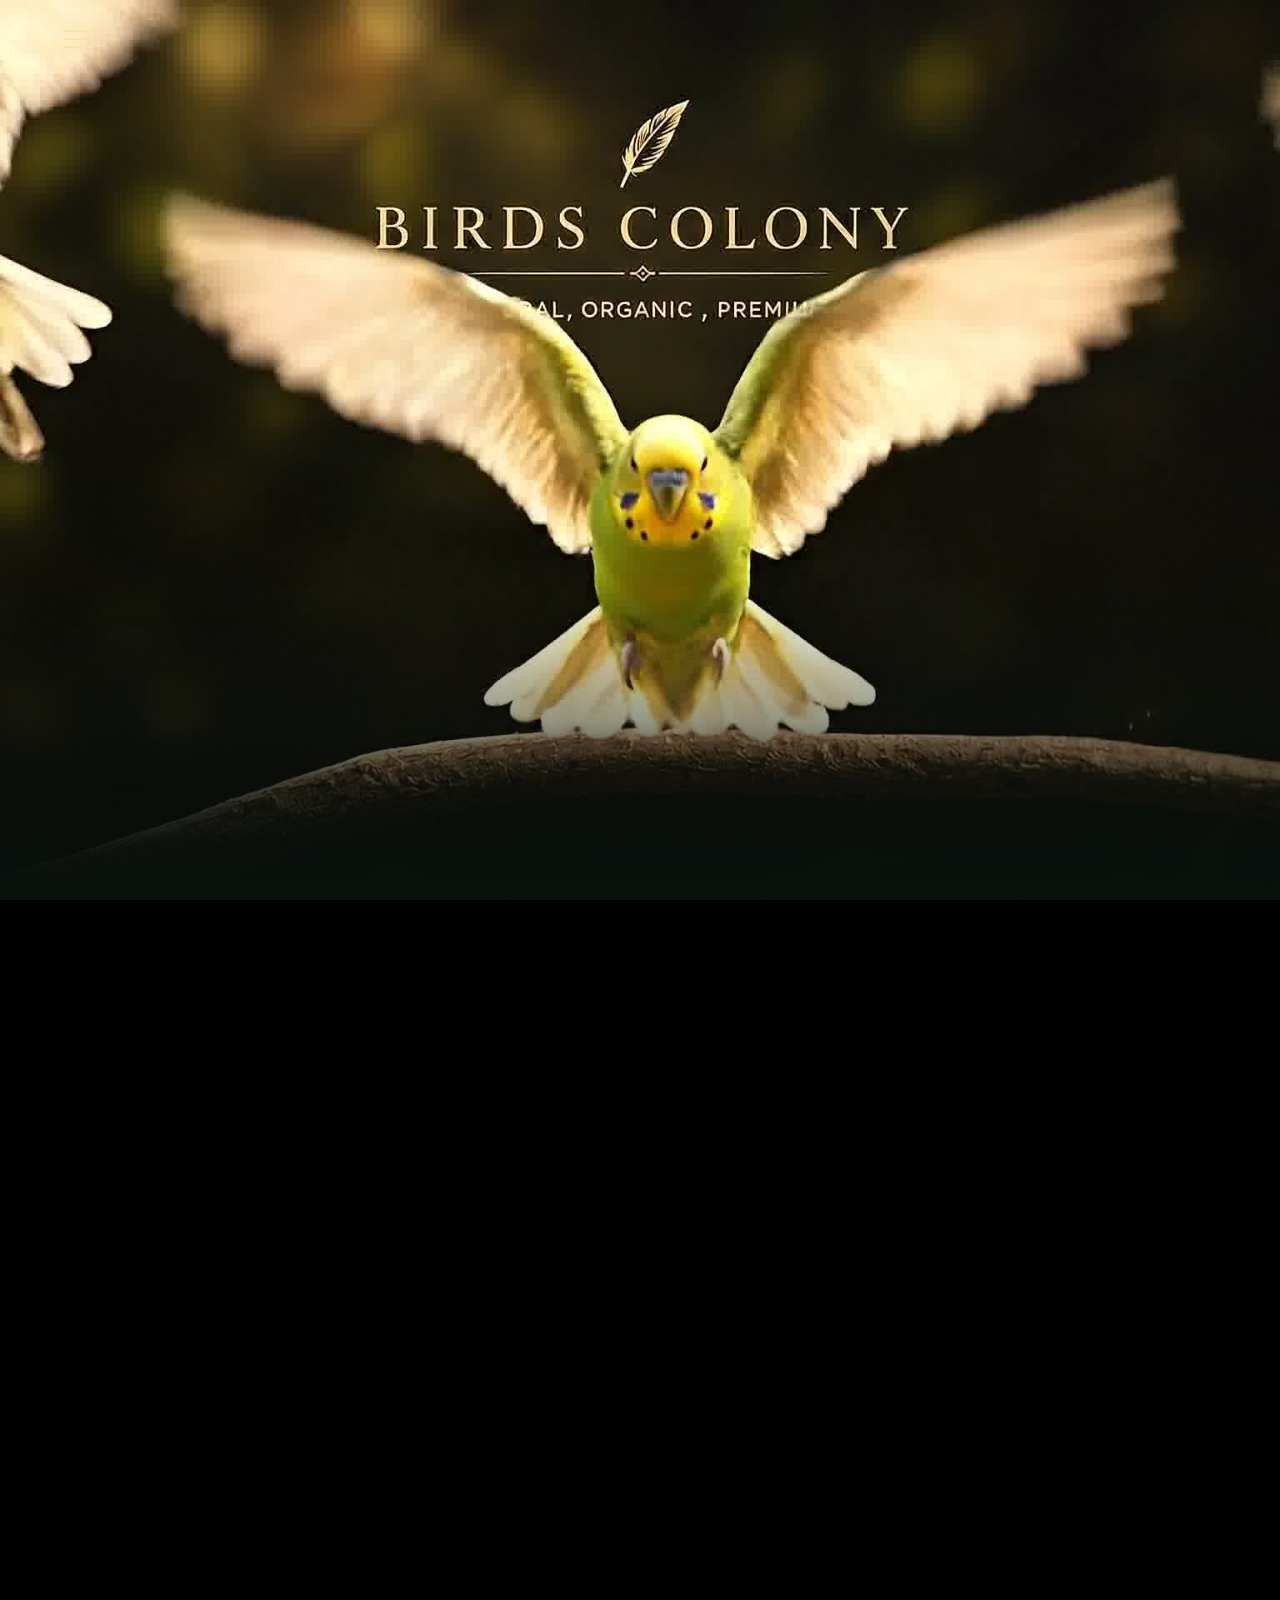
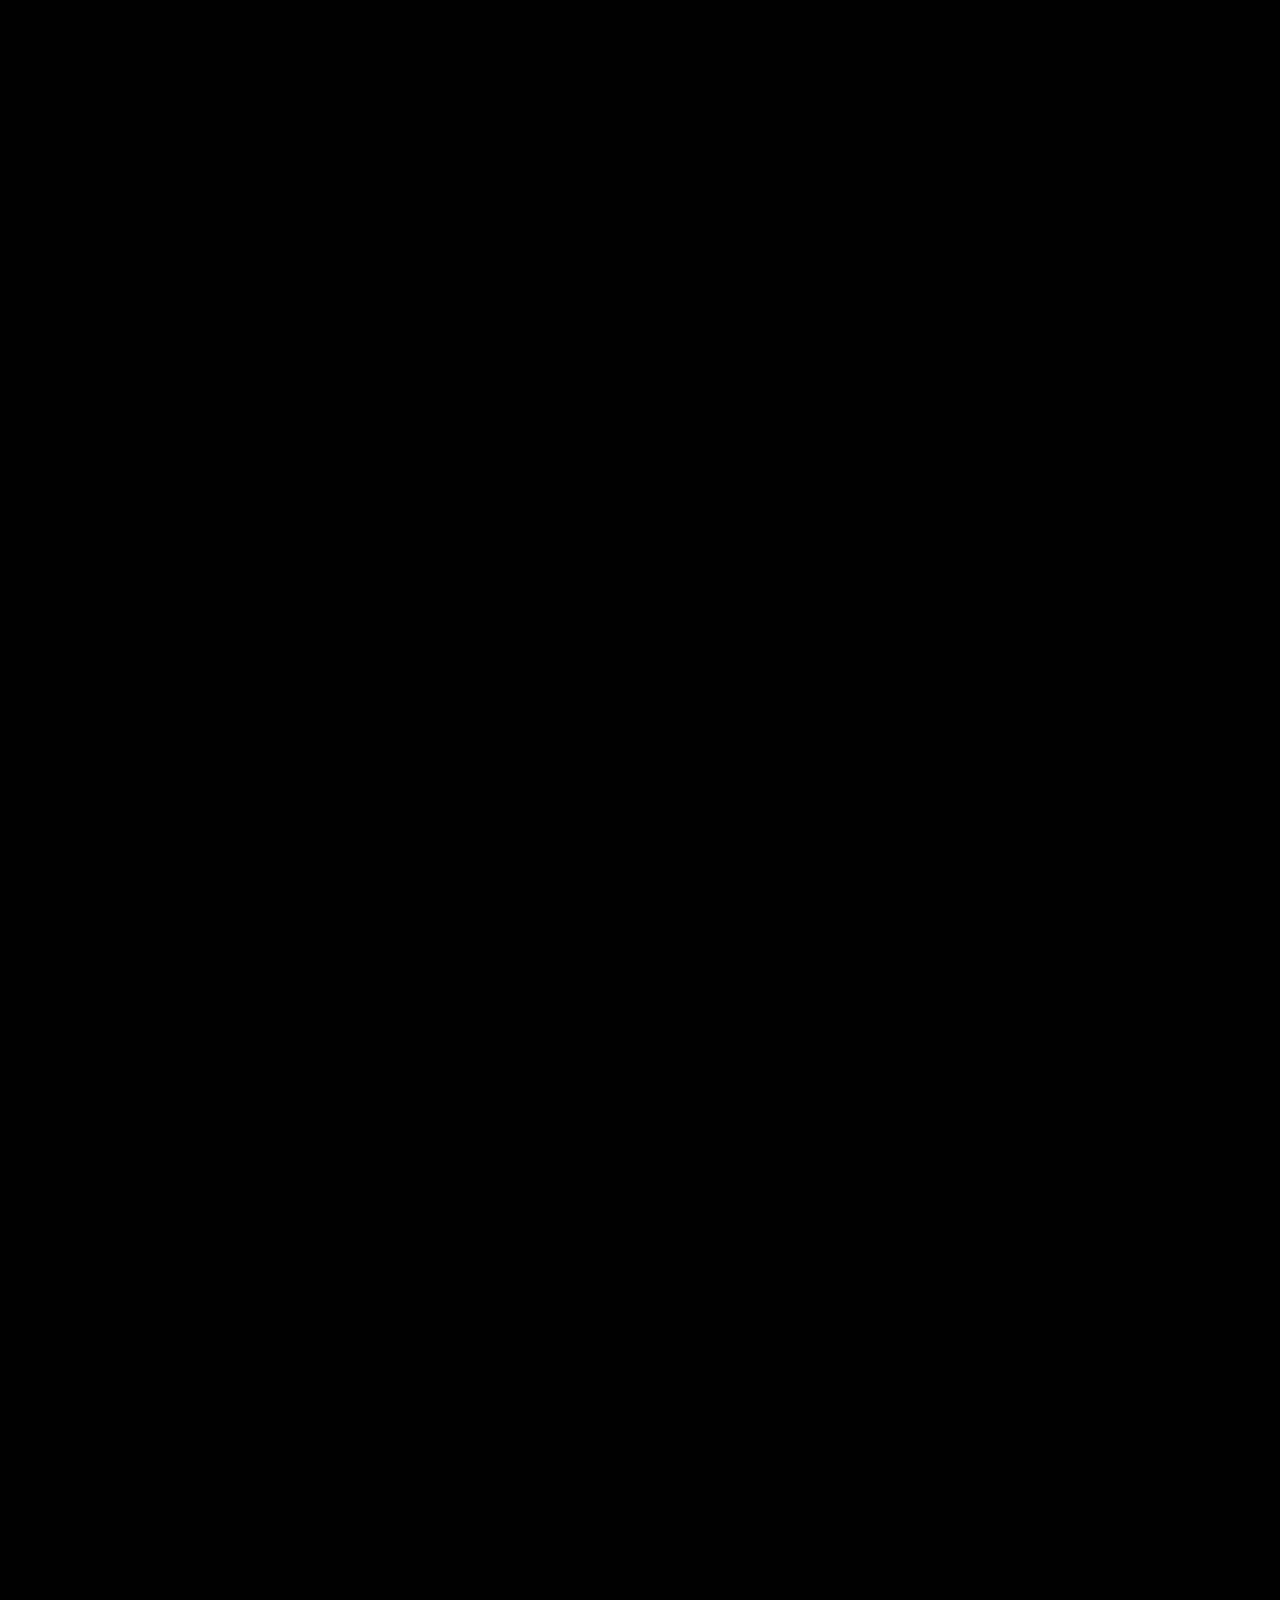
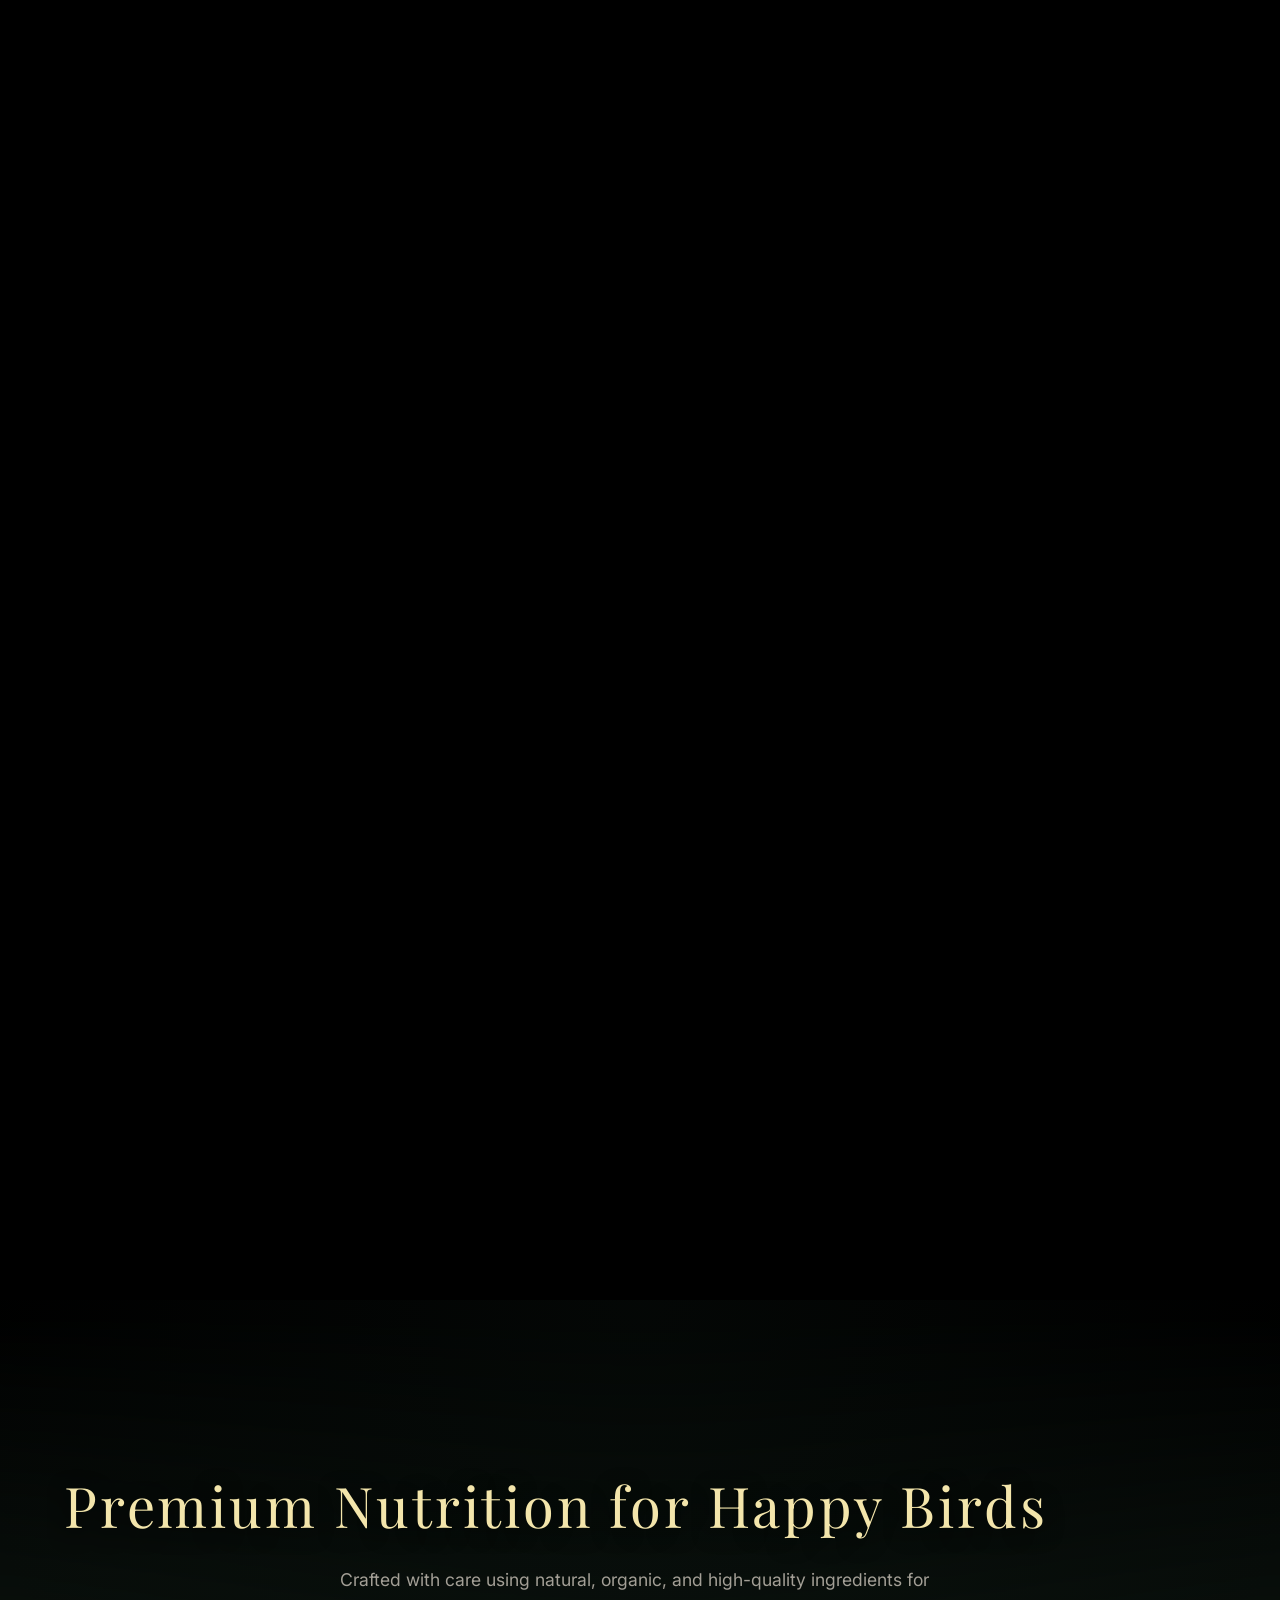
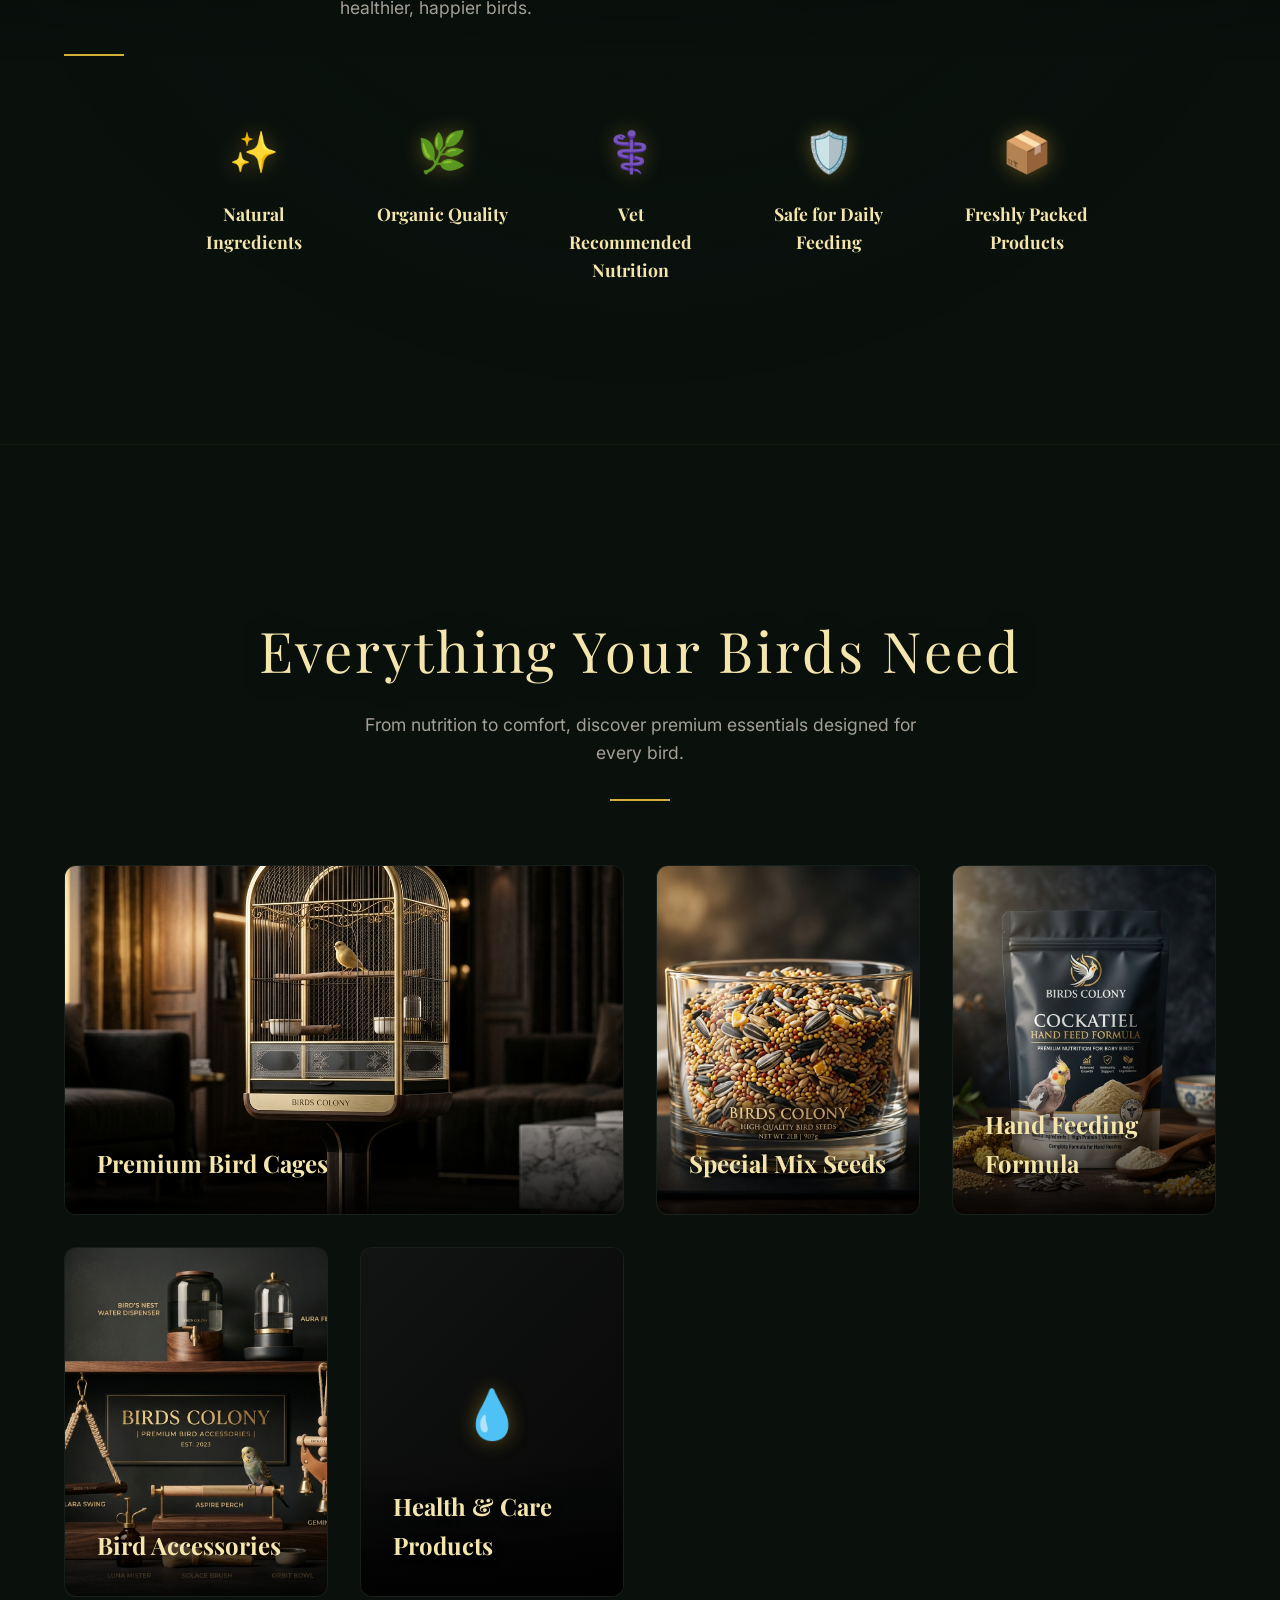
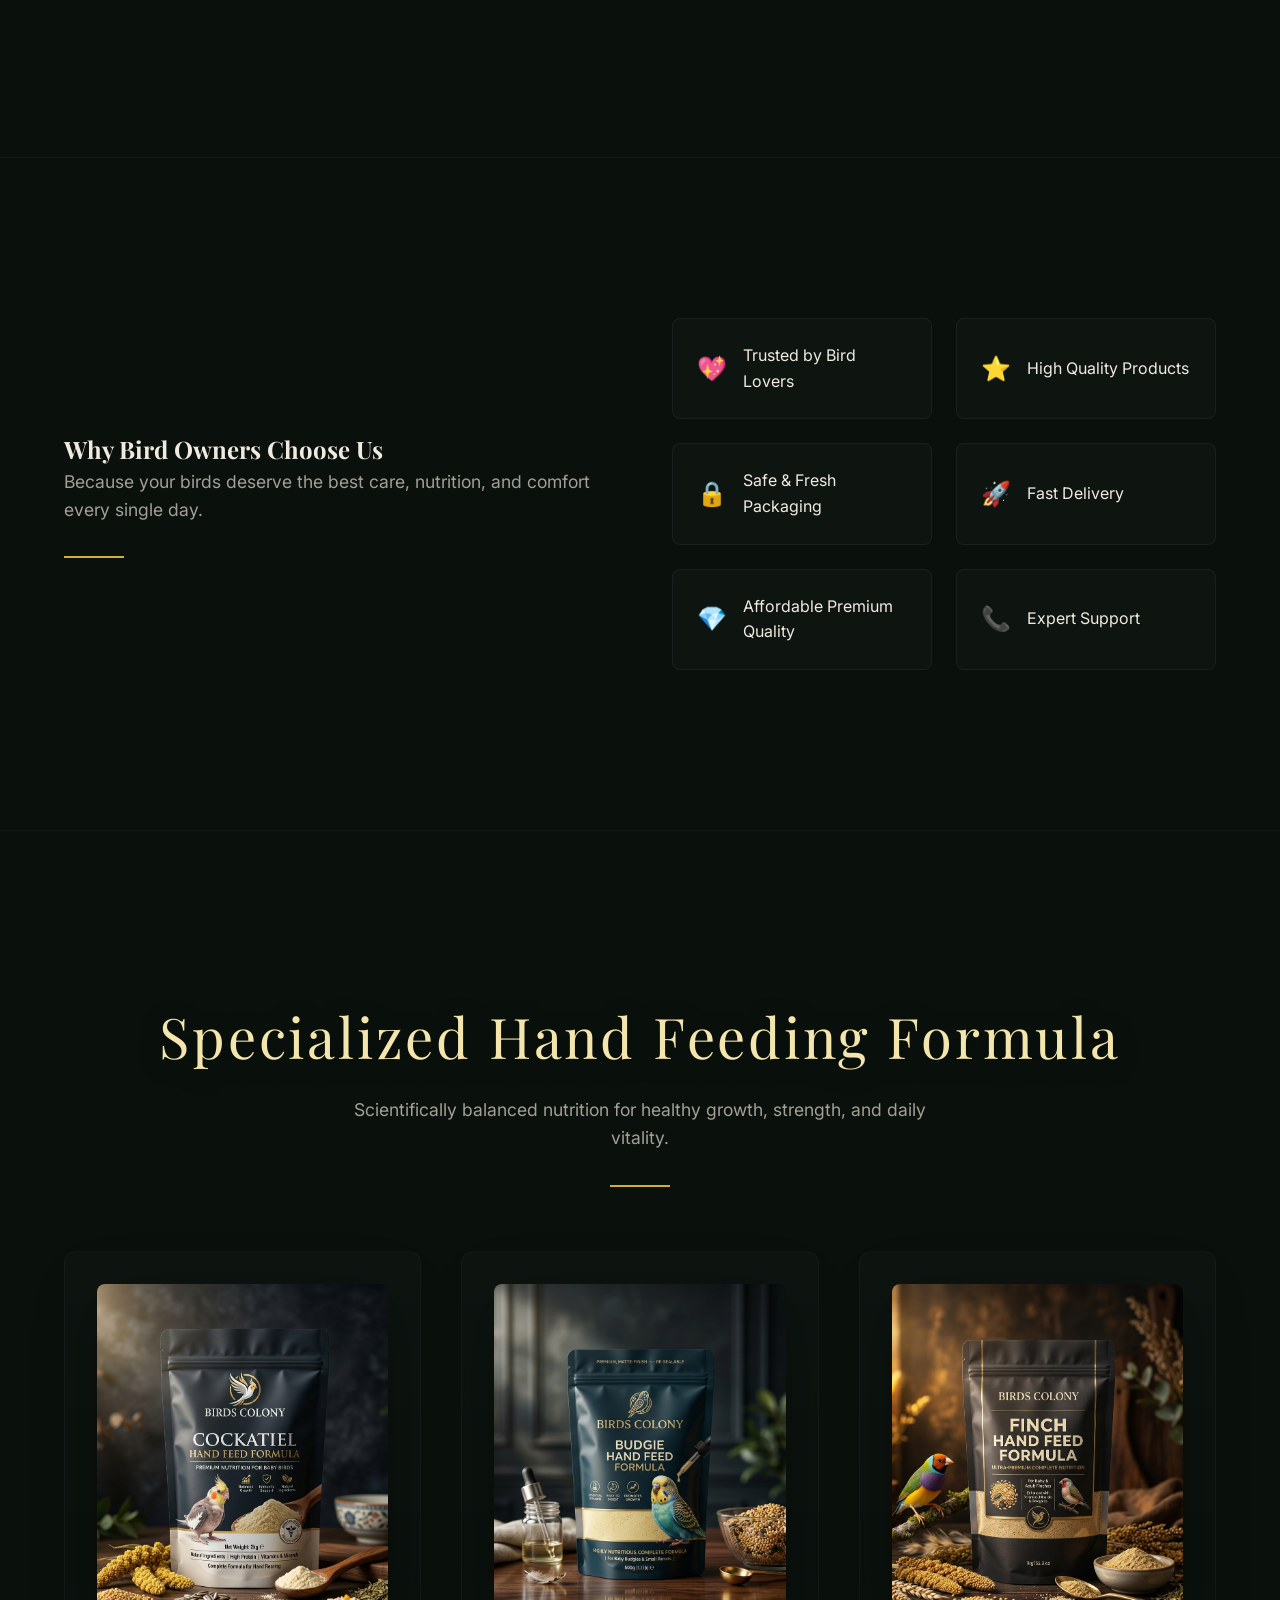
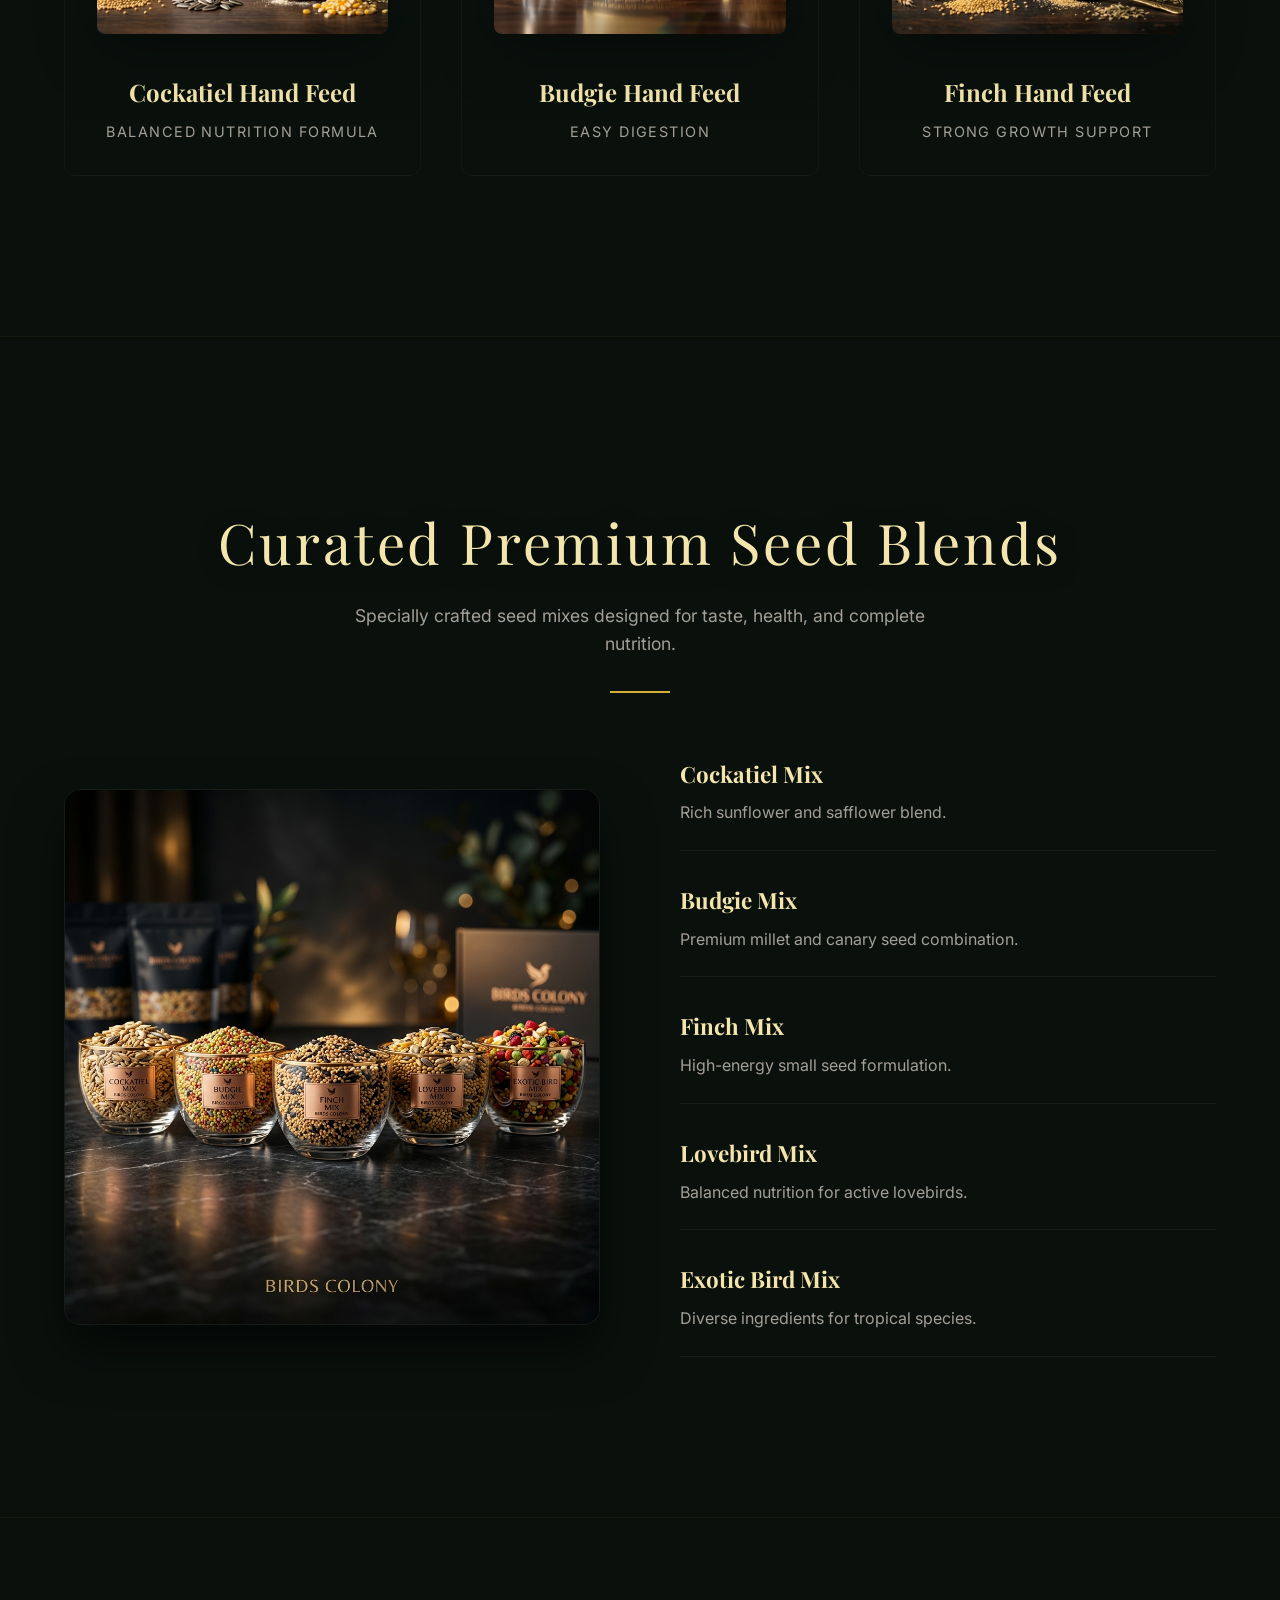
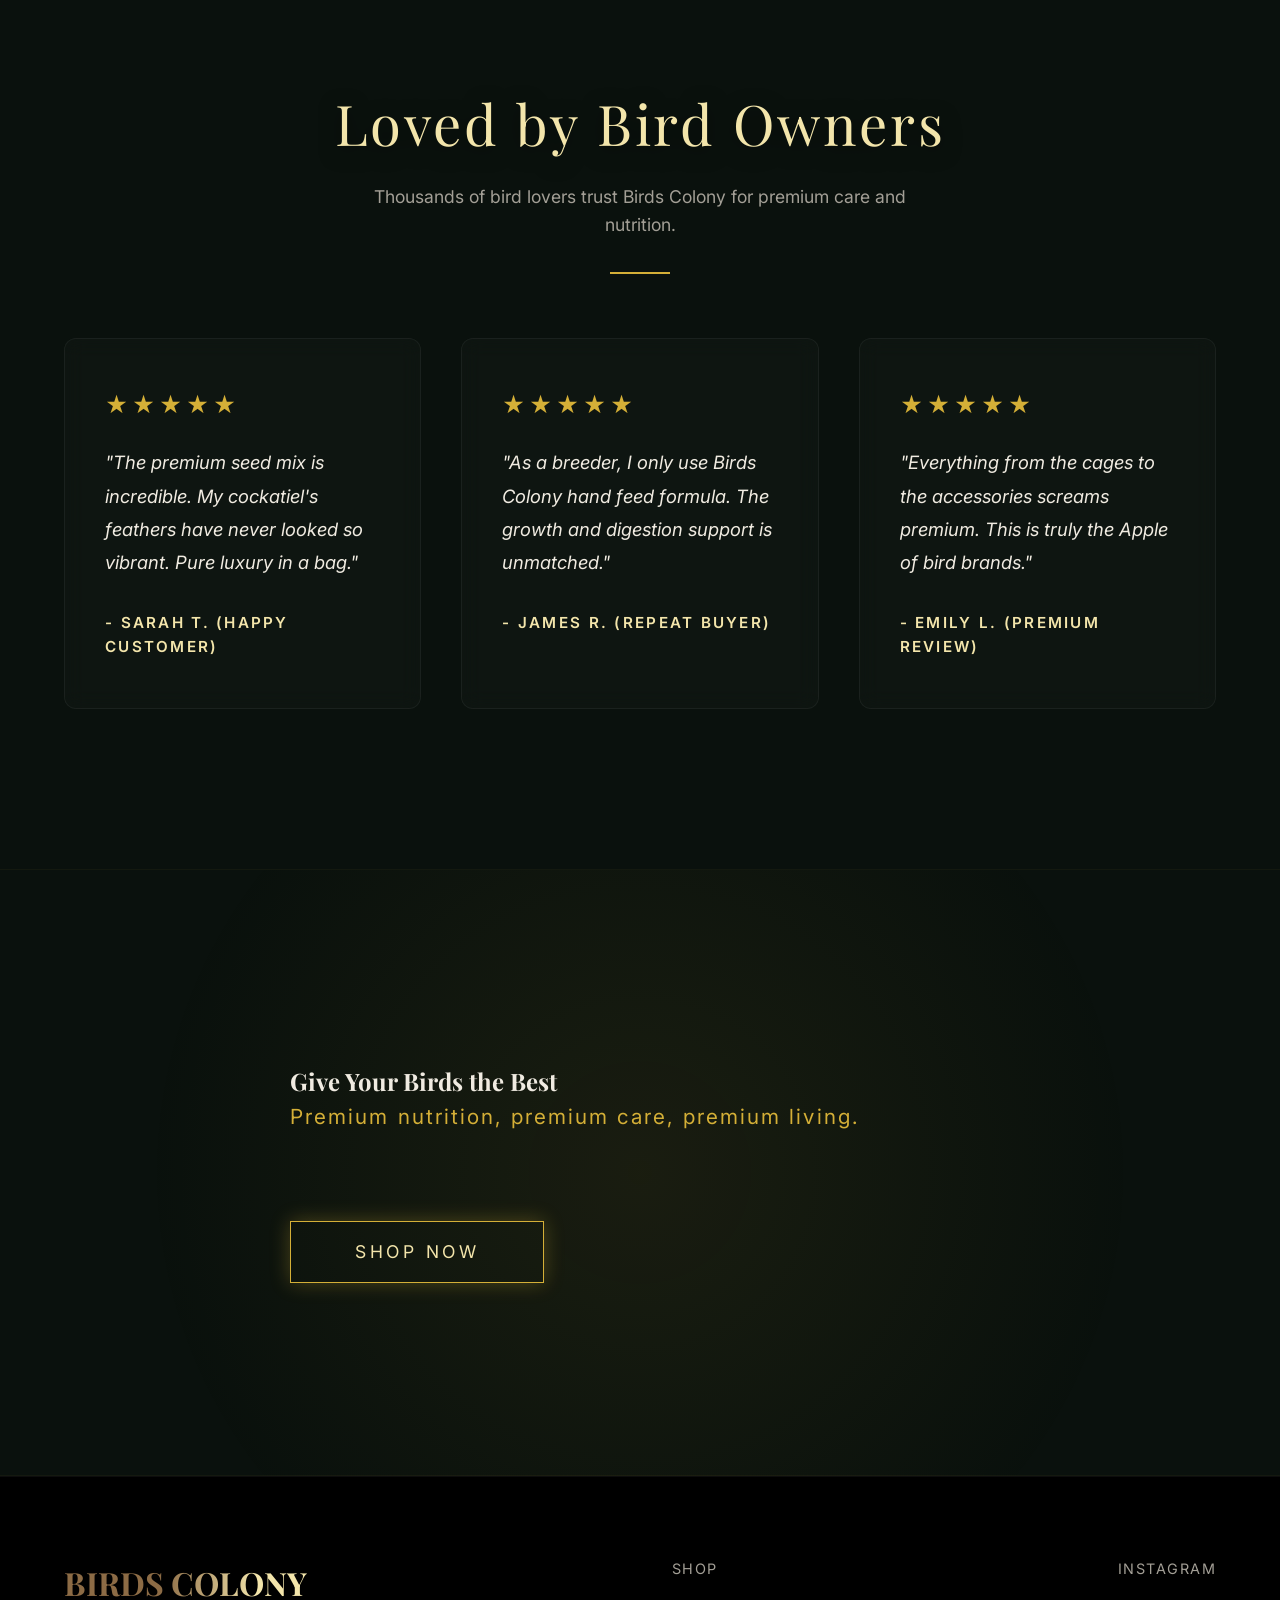
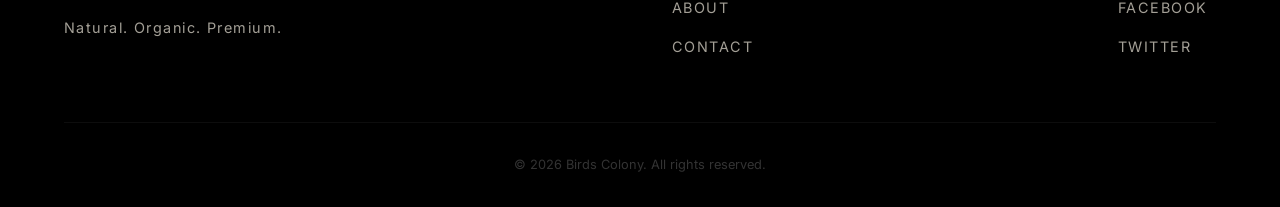
<file: index.html>
<!DOCTYPE html>
<html lang="en">
<head>
    <meta charset="UTF-8">
    <meta name="viewport" content="width=device-width, initial-scale=1.0">
    <title>BIRDS COLONY | Premium Bird Nutrition</title>
    <meta name="description" content="Premium bird nutrition crafted for excellence. Nature. Luxury. Purity.">
    <link rel="preconnect" href="https://fonts.googleapis.com">
    <link rel="preconnect" href="https://fonts.gstatic.com" crossorigin>
    <link href="https://fonts.googleapis.com/css2?family=Inter:wght@300;400;600&family=Playfair+Display:ital,wght@0,400;0,600;0,700;1,400&display=swap" rel="stylesheet">
    <link rel="stylesheet" href="style.css">
</head>
<body>
    <div class="loader" id="loader">
        <div class="loader-content">
            <h1 class="logo-text golden-shimmer">BIRDS COLONY</h1>
            <div class="progress-bar-container">
                <div class="progress-bar" id="progress-bar"></div>
            </div>
            <p class="loading-text" id="loading-text">Loading 0%</p>
        </div>
    </div>

    <!-- Hamburger Menu Icon -->
    <div class="hamburger" id="hamburger">
        <div class="line"></div>
        <div class="line"></div>
        <div class="line"></div>
    </div>

    <!-- Sidebar Navigation -->
    <nav class="sidebar" id="sidebar">
        <div class="sidebar-logo golden-shimmer">BIRDS COLONY</div>
        <div class="sidebar-links">
            <a href="#products" class="sidebar-link">Products</a>
            <a href="#ingredients" class="sidebar-link">Ingredients</a>
            <a href="#story" class="sidebar-link">Our Story</a>
            <a href="#contact" class="sidebar-cta">Explore</a>
        </div>
    </nav>

    <!-- Fixed Ambient Background (Revealed after hero) -->
    <div class="ambient-fixed-bg">
        <div class="bg-glows"></div>
        <div class="bg-leaves"></div>
        <div class="bg-blur-overlay"></div>
        <div class="bg-feathers"></div>
        <div class="bg-dust"></div>
        <div class="bg-noise"></div>
    </div>

    <!-- Scroll-based Hero Animation Section -->
    <section class="hero-container" id="hero-container">
        <div class="sticky-wrapper">
            <canvas id="hero-canvas"></canvas>
            
            <div class="hero-overlay-text text-overlay-2" id="text-2">
                <a href="explore.html" class="cta-button" style="text-decoration:none;display:inline-block;">Explore Birds Colony</a>
            </div>
        </div>
    </section>

    <!-- Main Content below Hero -->
    <main class="content">
        <div class="content-fade-top"></div>

        <!-- Premium Quality Promise -->
        <section class="section quality-promise reveal" id="promise">
            <div class="container center">
                <div class="section-header">
                    <h2 class="playfair">Premium Nutrition for Happy Birds</h2>
                    <p class="subtext">Crafted with care using natural, organic, and high-quality ingredients for healthier, happier birds.</p>
                    <div class="divider"></div>
                </div>
                <div class="promise-grid">
                    <div class="promise-item">
                        <div class="promise-icon">✨</div>
                        <h4>Natural Ingredients</h4>
                    </div>
                    <div class="promise-item">
                        <div class="promise-icon">🌿</div>
                        <h4>Organic Quality</h4>
                    </div>
                    <div class="promise-item">
                        <div class="promise-icon">⚕️</div>
                        <h4>Vet Recommended Nutrition</h4>
                    </div>
                    <div class="promise-item">
                        <div class="promise-icon">🛡️</div>
                        <h4>Safe for Daily Feeding</h4>
                    </div>
                    <div class="promise-item">
                        <div class="promise-icon">📦</div>
                        <h4>Freshly Packed Products</h4>
                    </div>
                </div>
            </div>
        </section>

        <!-- Best Selling Categories -->
        <section class="section best-selling reveal" id="products">
            <div class="container">
                <div class="section-header center">
                    <h2 class="playfair">Everything Your Birds Need</h2>
                    <p class="subtext">From nutrition to comfort, discover premium essentials designed for every bird.</p>
                    <div class="divider"></div>
                </div>
                <div class="category-grid">
                    <div class="category-card card-large">
                        <img src="assets/products/cage.png" alt="Premium Bird Cages" class="category-img">
                        <div class="category-info">
                            <h3 class="playfair">Premium Bird Cages</h3>
                        </div>
                    </div>
                    <div class="category-card">
                        <img src="assets/products/seeds.png" alt="Special Mix Seeds" class="category-img">
                        <div class="category-info">
                            <h3 class="playfair">Special Mix Seeds</h3>
                        </div>
                    </div>
                    <div class="category-card">
                        <img src="assets/products/cockatiel_feed.png" alt="Hand Feeding Formula" class="category-img">
                        <div class="category-info">
                            <h3 class="playfair">Hand Feeding Formula</h3>
                        </div>
                    </div>
                    <div class="category-card">
                        <img src="assets/products/accessories.png" alt="Bird Accessories" class="category-img">
                        <div class="category-info">
                            <h3 class="playfair">Bird Accessories</h3>
                        </div>
                    </div>
                    <div class="category-card">
                        <div class="category-placeholder">
                            <div class="promise-icon" style="font-size: 3rem;">💧</div>
                        </div>
                        <div class="category-info">
                            <h3 class="playfair">Health & Care Products</h3>
                        </div>
                    </div>
                </div>
            </div>
        </section>

        <!-- Why Choose Birds Colony -->
        <section class="section why-choose-us reveal" id="why-us">
            <div class="container">
                <div class="why-choose-layout">
                    <div class="why-text">
                        <h2 class="playfair">Why Bird Owners Choose Us</h2>
                        <p class="subtext">Because your birds deserve the best care, nutrition, and comfort every single day.</p>
                        <div class="divider" style="margin: 0; margin-top: 2rem;"></div>
                    </div>
                    <div class="trust-badges-grid">
                        <div class="trust-badge">
                            <span class="badge-icon">💖</span>
                            <span>Trusted by Bird Lovers</span>
                        </div>
                        <div class="trust-badge">
                            <span class="badge-icon">⭐</span>
                            <span>High Quality Products</span>
                        </div>
                        <div class="trust-badge">
                            <span class="badge-icon">🔒</span>
                            <span>Safe & Fresh Packaging</span>
                        </div>
                        <div class="trust-badge">
                            <span class="badge-icon">🚀</span>
                            <span>Fast Delivery</span>
                        </div>
                        <div class="trust-badge">
                            <span class="badge-icon">💎</span>
                            <span>Affordable Premium Quality</span>
                        </div>
                        <div class="trust-badge">
                            <span class="badge-icon">📞</span>
                            <span>Expert Support</span>
                        </div>
                    </div>
                </div>
            </div>
        </section>

        <!-- Special Hand Feed Formula Section -->
        <section class="section hand-feed-section reveal" id="hand-feed">
            <div class="container">
                <div class="section-header center">
                    <h2 class="playfair">Specialized Hand Feeding Formula</h2>
                    <p class="subtext">Scientifically balanced nutrition for healthy growth, strength, and daily vitality.</p>
                    <div class="divider"></div>
                </div>
                
                <div class="hand-feed-showcase">
                    <div class="hf-card">
                        <img src="assets/products/cockatiel_feed.png" alt="Cockatiel Hand Feed" class="hf-img">
                        <h3 class="playfair">Cockatiel Hand Feed</h3>
                        <p>Balanced Nutrition Formula</p>
                    </div>
                    <div class="hf-card">
                        <img src="assets/products/budgie_feed.png" alt="Budgie Hand Feed" class="hf-img">
                        <h3 class="playfair">Budgie Hand Feed</h3>
                        <p>Easy Digestion</p>
                    </div>
                    <div class="hf-card">
                        <img src="assets/products/finch_feed.png" alt="Finch Hand Feed" class="hf-img">
                        <h3 class="playfair">Finch Hand Feed</h3>
                        <p>Strong Growth Support</p>
                    </div>
                </div>
            </div>
        </section>

        <!-- Premium Mix Seed Collection -->
        <section class="section mix-seed-section reveal" id="mix-seeds">
            <div class="container">
                <div class="section-header center">
                    <h2 class="playfair">Curated Premium Seed Blends</h2>
                    <p class="subtext">Specially crafted seed mixes designed for taste, health, and complete nutrition.</p>
                    <div class="divider"></div>
                </div>
                
                <div class="seed-collection-layout">
                    <div class="seed-main-visual">
                        <img src="assets/products/mix_seed.png" alt="Premium Mix Seeds" class="seed-img">
                    </div>
                    <div class="seed-list">
                        <div class="seed-item">
                            <h4 class="playfair">Cockatiel Mix</h4>
                            <p>Rich sunflower and safflower blend.</p>
                        </div>
                        <div class="seed-item">
                            <h4 class="playfair">Budgie Mix</h4>
                            <p>Premium millet and canary seed combination.</p>
                        </div>
                        <div class="seed-item">
                            <h4 class="playfair">Finch Mix</h4>
                            <p>High-energy small seed formulation.</p>
                        </div>
                        <div class="seed-item">
                            <h4 class="playfair">Lovebird Mix</h4>
                            <p>Balanced nutrition for active lovebirds.</p>
                        </div>
                        <div class="seed-item">
                            <h4 class="playfair">Exotic Bird Mix</h4>
                            <p>Diverse ingredients for tropical species.</p>
                        </div>
                    </div>
                </div>
            </div>
        </section>

        <!-- Trust + Social Proof Section -->
        <section class="section social-proof reveal" id="reviews">
            <div class="container">
                <div class="section-header center">
                    <h2 class="playfair">Loved by Bird Owners</h2>
                    <p class="subtext">Thousands of bird lovers trust Birds Colony for premium care and nutrition.</p>
                    <div class="divider"></div>
                </div>
                
                <div class="reviews-grid">
                    <div class="review-card">
                        <div class="stars">★★★★★</div>
                        <p class="review-text">"The premium seed mix is incredible. My cockatiel's feathers have never looked so vibrant. Pure luxury in a bag."</p>
                        <p class="review-author">- Sarah T. (Happy Customer)</p>
                    </div>
                    <div class="review-card">
                        <div class="stars">★★★★★</div>
                        <p class="review-text">"As a breeder, I only use Birds Colony hand feed formula. The growth and digestion support is unmatched."</p>
                        <p class="review-author">- James R. (Repeat Buyer)</p>
                    </div>
                    <div class="review-card">
                        <div class="stars">★★★★★</div>
                        <p class="review-text">"Everything from the cages to the accessories screams premium. This is truly the Apple of bird brands."</p>
                        <p class="review-author">- Emily L. (Premium Review)</p>
                    </div>
                </div>
            </div>
        </section>

        <!-- Strong CTA Section -->
        <section class="section cta-premium reveal" id="contact">
            <div class="container center cta-container">
                <h2 class="playfair">Give Your Birds the Best</h2>
                <p class="cta-subtext">Premium nutrition, premium care, premium living.</p>
                <button class="cta-button large-cta glowing-btn">Shop Now</button>
            </div>
        </section>
    </main>

    <footer>
        <div class="footer-container">
            <div class="footer-brand">
                <h2 class="playfair golden-shimmer">BIRDS COLONY</h2>
                <p>Natural. Organic. Premium.</p>
            </div>
            <div class="footer-links">
                <a href="#products">Shop</a>
                <a href="#story">About</a>
                <a href="#contact">Contact</a>
            </div>
            <div class="footer-social">
                <span>Instagram</span>
                <span>Facebook</span>
                <span>Twitter</span>
            </div>
        </div>
        <div class="footer-bottom">
            <p>&copy; 2026 Birds Colony. All rights reserved.</p>
        </div>
    </footer>

    <script src="main.js"></script>
</body>
</html>
</file>
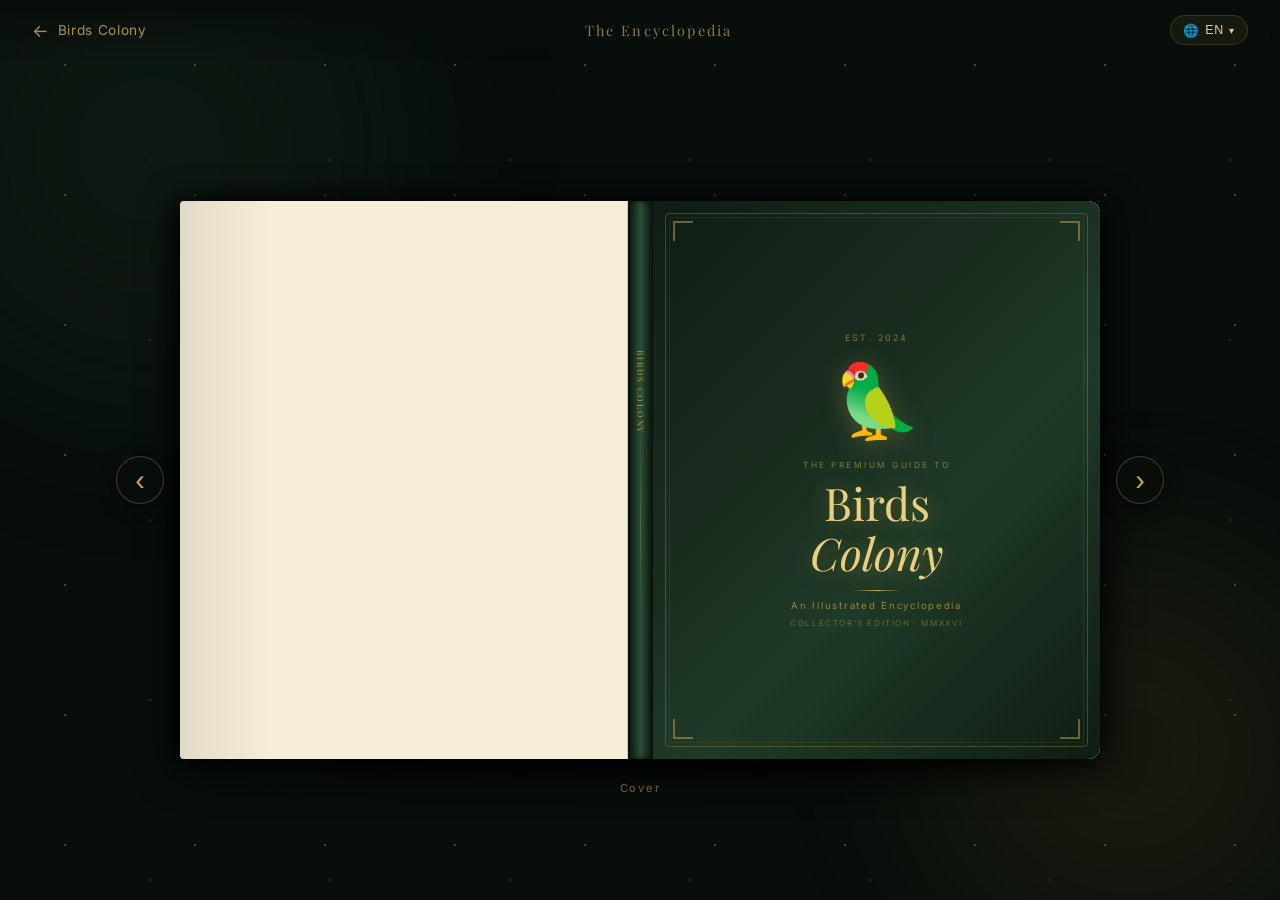
<file: explore.html>
<!DOCTYPE html>
<html lang="en">
<head>
    <meta charset="UTF-8">
    <meta name="viewport" content="width=device-width, initial-scale=1.0">
    <title>BIRDS COLONY | Explore the Encyclopedia</title>
    <meta name="description" content="Explore the premium Birds Colony illustrated bird encyclopedia.">
    <link rel="preconnect" href="https://fonts.googleapis.com">
    <link rel="preconnect" href="https://fonts.gstatic.com" crossorigin>
    <link href="https://fonts.googleapis.com/css2?family=Inter:wght@300;400;600&family=Playfair+Display:ital,wght@0,400;0,600;0,700;1,400&family=IM+Fell+English:ital@0;1&display=swap" rel="stylesheet">
    <link rel="stylesheet" href="explore.css">
</head>
<body>

    <!-- Ambient Background -->
    <div class="explore-bg">
        <div class="bg-glow bg-glow-1"></div>
        <div class="bg-glow bg-glow-2"></div>
        <div class="bg-particles"></div>
    </div>

    <!-- Top Bar -->
    <header class="explore-header">
        <a href="index.html" class="back-btn" id="backBtn">
            <span class="back-arrow">&#8592;</span>
            <span class="back-text">Birds Colony</span>
        </a>

        <div class="header-title">The Encyclopedia</div>

        <!-- Translate Widget -->
        <div class="translate-widget" id="translateWidget">
            <button class="translate-btn" id="translateBtn" aria-haspopup="true" aria-expanded="false">
                <span>&#127760;</span>
                <span id="translateLabel">EN</span>
                <span class="caret">&#9662;</span>
            </button>
            <div class="translate-dropdown" id="translateDropdown" role="listbox">
                <button class="lang-opt active" data-lang="en" data-short="EN">English</button>
                <button class="lang-opt" data-lang="bn" data-short="BN">&#2476;&#2494;&#2434;&#2482;&#2494;</button>
                <button class="lang-opt" data-lang="hi" data-short="HI">&#2361;&#2367;&#2344;&#2381;&#2342;&#2368;</button>
            </div>
        </div>
    </header>

    <!-- Book Scene -->
    <main class="book-scene" id="bookScene">

        <div class="book-container" id="bookContainer">

            <!-- Book Shadow -->
            <div class="book-shadow"></div>

            <!-- THE BOOK -->
            <div class="book" id="book">

                <!-- Left Panel (static, behind leaves) -->
                <div class="book-panel left-panel" id="leftPanel">
                    <div class="panel-inner" id="leftContent"></div>
                    <div class="page-sheen left-sheen"></div>
                </div>

                <!-- Spine -->
                <div class="book-spine">
                    <div class="spine-title">BIRDS COLONY</div>
                    <div class="spine-line"></div>
                </div>

                <!-- Right Panel (static, behind leaves) -->
                <div class="book-panel right-panel" id="rightPanel">
                    <div class="panel-inner" id="rightContent"></div>
                    <div class="page-sheen right-sheen"></div>
                </div>

                <!-- Flip Leaf Overlay (reused for every flip animation) -->
                <div class="flip-leaf" id="flipLeaf">
                    <div class="leaf-face leaf-front" id="leafFront">
                        <div class="leaf-inner"></div>
                    </div>
                    <div class="leaf-face leaf-back" id="leafBack">
                        <div class="leaf-inner"></div>
                    </div>
                </div>

                <!-- Cover Leaf (opens on load) -->
                <div class="cover-leaf" id="coverLeaf">
                    <div class="leaf-face cover-front">
                        <div class="cover-design">
                            <div class="cover-corner cover-tl"></div>
                            <div class="cover-corner cover-tr"></div>
                            <div class="cover-corner cover-bl"></div>
                            <div class="cover-corner cover-br"></div>
                            <div class="cover-badge">EST. 2024</div>
                            <div class="cover-bird-art">&#129436;</div>
                            <div class="cover-text-block">
                                <div class="cover-pre">THE PREMIUM GUIDE TO</div>
                                <h1 class="cover-main-title">Birds<br><span>Colony</span></h1>
                                <div class="cover-rule"></div>
                                <div class="cover-sub">An Illustrated Encyclopedia</div>
                                <div class="cover-edition">COLLECTOR'S EDITION &middot; MMXXVI</div>
                            </div>
                        </div>
                    </div>
                    <div class="leaf-face cover-back">
                        <div class="inside-cover">
                            <div class="ic-pattern"></div>
                            <div class="ic-quote">
                                <div class="ic-ornament">&#10022;</div>
                                <p class="ic-text">&ldquo;In every bird, nature has written<br>a poem in feathers.&rdquo;</p>
                                <p class="ic-attr">&mdash; Birds Colony</p>
                            </div>
                        </div>
                    </div>
                </div>

            </div><!-- /book -->

            <!-- Page Counter -->
            <div class="page-counter" id="pageCounter">
                <span id="counterText">Cover</span>
            </div>

            <!-- Navigation Arrows (INSIDE book-container → positioned relative to book) -->
            <button class="nav-arrow prev-arrow" id="prevArrow" aria-label="Previous page">&#8249;</button>
            <button class="nav-arrow next-arrow" id="nextArrow" aria-label="Next page">&#8250;</button>

            <!-- Physics flip shadow overlay -->
            <div class="flip-shadow-overlay" id="flipShadowOverlay"></div>

            <!-- Swipe Hint (mobile) -->
            <div class="swipe-hint" id="swipeHint">
                <span class="sh-icon">&#8592;</span> Swipe to explore
            </div>

        </div><!-- /book-container -->

    </main>

    <script src="explore.js"></script>
</body>
</html>
</file>
<file: style.css>
:root {
    --bg-dark: #0a110d;
    --bg-darker: #000000;
    --bg-forest: #12221a;
    --bg-earth: #1a1611;
    --text-main: #f0ebe1;
    --text-muted: #a39f96;
    --gold-accent: #d4af37;
    --gold-light: #f3e5ab;
    --gold-dark: #8c6b45;
    --nav-height: 80px;
}

* {
    margin: 0;
    padding: 0;
    box-sizing: border-box;
}

body {
    font-family: 'Inter', sans-serif;
    background-color: var(--bg-dark);
    color: var(--text-main);
    overflow-x: hidden;
    line-height: 1.6;
}

.playfair {
    font-family: 'Playfair Display', serif;
}

.tracking-wide {
    letter-spacing: 0.2em;
    font-size: 0.85rem;
}

a {
    text-decoration: none;
    color: var(--text-main);
    transition: color 0.3s ease;
}

a:hover {
    color: var(--gold-accent);
}

/* Loader */
.loader {
    position: fixed;
    top: 0;
    left: 0;
    width: 100vw;
    height: 100vh;
    background-color: var(--bg-darker);
    z-index: 9999;
    display: flex;
    justify-content: center;
    align-items: center;
    transition: opacity 1s ease, visibility 1s ease;
}

.loader-content {
    text-align: center;
}

.loader .logo-text {
    font-family: 'Playfair Display', serif;
    font-size: 2.5rem;
    margin-bottom: 2rem;
    letter-spacing: 0.1em;
}

.progress-bar-container {
    width: 200px;
    height: 2px;
    background-color: rgba(255,255,255,0.1);
    margin: 0 auto 1rem;
    overflow: hidden;
}

.progress-bar {
    width: 0%;
    height: 100%;
    background-color: var(--gold-accent);
    transition: width 0.1s linear;
}

.loading-text {
    font-size: 0.8rem;
    color: var(--text-muted);
    letter-spacing: 0.1em;
}

/* Hamburger Menu */
.hamburger {
    position: fixed;
    top: 30px;
    left: 5%;
    z-index: 200;
    cursor: pointer;
    display: flex;
    flex-direction: column;
    gap: 6px;
    opacity: 0;
    transform: translateY(-20px);
    transition: opacity 1s ease, transform 1s ease, left 0.4s ease;
}

.hamburger.visible {
    opacity: 1;
    transform: translateY(0);
}

.hamburger .line {
    width: 30px;
    height: 2px;
    background-color: var(--gold-light);
    transition: all 0.3s ease;
}

/* Sidebar */
.sidebar {
    position: fixed;
    top: 0;
    left: -350px;
    width: 300px;
    height: 100vh;
    background: rgba(5, 7, 5, 0.4);
    backdrop-filter: blur(10px);
    -webkit-backdrop-filter: blur(10px);
    border-right: 1px solid rgba(212, 175, 55, 0.1);
    z-index: 150;
    padding: 80px 40px;
    display: flex;
    flex-direction: column;
    gap: 3rem;
    transition: left 0.4s cubic-bezier(0.77, 0, 0.175, 1);
}

.sidebar.open {
    left: 0;
}

.sidebar-logo {
    font-family: 'Playfair Display', serif;
    font-size: 1.5rem;
    font-weight: 700;
    letter-spacing: 0.1em;
    margin-bottom: 2rem;
}

.sidebar-links {
    display: flex;
    flex-direction: column;
    gap: 2rem;
}

.sidebar-link {
    font-size: 1.1rem;
    text-transform: uppercase;
    letter-spacing: 0.2em;
    position: relative;
    width: fit-content;
}

.sidebar-link::after {
    content: '';
    position: absolute;
    bottom: -5px;
    left: 0;
    width: 0%;
    height: 1px;
    background-color: var(--gold-accent);
    transition: width 0.3s ease;
}

.sidebar-link:hover::after {
    width: 100%;
}

.sidebar-cta {
    margin-top: 1rem;
    border: 1px solid var(--gold-accent);
    padding: 0.8rem 1.5rem;
    text-align: center;
    text-transform: uppercase;
    letter-spacing: 0.2em;
    transition: all 0.3s ease;
}

.sidebar-cta:hover {
    background-color: var(--gold-accent);
    color: var(--bg-dark);
}

/* Hamburger Animation when Open */
.hamburger.open .line:nth-child(1) {
    transform: translateY(8px) rotate(45deg);
}

.hamburger.open .line:nth-child(2) {
    opacity: 0;
}

.hamburger.open .line:nth-child(3) {
    transform: translateY(-8px) rotate(-45deg);
}

/* Hero Section & Canvas */
.hero-container {
    position: relative;
    height: 500vh; /* Determines how long the scroll animation lasts */
    z-index: 30;
    background-color: #000000;
}

.sticky-wrapper {
    position: sticky;
    top: 0;
    height: 100vh;
    width: 100vw;
    overflow: hidden;
    background-color: #000000;
}



/* Vintage Fade Overlay */
.sticky-wrapper::after {
    content: '';
    position: absolute;
    bottom: 0;
    left: 0;
    width: 100%;
    height: 35vh; /* Covers bottom 35% of the screen */
    background: linear-gradient(to top, var(--bg-dark) 0%, rgba(10, 17, 13, 0.8) 20%, transparent 100%);
    pointer-events: none;
    z-index: 5;
}

#hero-canvas {
    position: absolute;
    top: 0;
    left: 0;
    width: 100vw;
    height: 100vh;
    opacity: 0;
    transition: opacity 1s ease;
    -webkit-mask-image: linear-gradient(to bottom, black 80%, transparent 100%);
    mask-image: linear-gradient(to bottom, black 80%, transparent 100%);
}

#hero-canvas.visible {
    opacity: 1;
}

/* Overlay Text Styling */
.hero-overlay-text {
    position: absolute;
    top: 50%;
    left: 50%;
    transform: translate(-50%, -50%);
    text-align: center;
    width: 100%;
    padding: 0 5%;
    opacity: 0;
    pointer-events: none;
    transition: opacity 0.5s ease;
    z-index: 10;
}

.text-overlay-1 h1 {
    font-size: clamp(2rem, 5vw, 4.5rem);
    margin-bottom: 1rem;
    text-shadow: 0 4px 20px rgba(0,0,0,0.8);
}

.text-overlay-1 p {
    font-size: clamp(1rem, 1.5vw, 1.5rem);
    color: var(--gold-light);
    text-shadow: 0 2px 10px rgba(0,0,0,0.8);
}

.text-overlay-2 {
    display: flex;
    flex-direction: column;
    align-items: center;
    gap: 1.5rem;
    top: 88%; /* Moved down further to appear below the baked-in text */
}

.logo-reveal {
    font-size: clamp(3rem, 8vw, 7rem);
    letter-spacing: 0.15em;
    margin: 0;
    text-shadow: 0 10px 30px rgba(0,0,0,0.9);
}

/* Animations */
.golden-shimmer {
    background: linear-gradient(
        to right,
        var(--gold-dark) 20%,
        var(--gold-light) 40%,
        var(--gold-light) 60%,
        var(--gold-dark) 80%
    );
    background-size: 200% auto;
    color: #000;
    background-clip: text;
    text-fill-color: transparent;
    -webkit-background-clip: text;
    -webkit-text-fill-color: transparent;
    animation: shine 5s linear infinite;
}

@keyframes shine {
    to {
        background-position: 200% center;
    }
}

.cta-button {
    background: transparent;
    border: 1px solid var(--gold-accent);
    color: var(--gold-light);
    padding: 1rem 3rem;
    font-family: 'Inter', sans-serif;
    text-transform: uppercase;
    letter-spacing: 0.2em;
    font-size: 0.9rem;
    cursor: pointer;
    transition: all 0.4s cubic-bezier(0.25, 0.46, 0.45, 0.94);
    pointer-events: auto;
    position: relative;
    overflow: hidden;
    margin-top: 2rem;
}

.cta-button::before {
    content: '';
    position: absolute;
    top: 0;
    left: -100%;
    width: 100%;
    height: 100%;
    background: var(--gold-accent);
    transition: transform 0.4s cubic-bezier(0.25, 0.46, 0.45, 0.94);
    z-index: -1;
}

.cta-button:hover::before {
    transform: translateX(100%);
}

.cta-button:hover {
    color: var(--bg-dark);
    box-shadow: 0 0 20px rgba(212, 175, 55, 0.4);
}

.large-cta {
    font-size: 1.1rem;
    padding: 1.2rem 4rem;
}

/* Fixed Ambient Background System for Performance & Depth */
.ambient-fixed-bg {
    position: fixed;
    top: 0;
    left: 0;
    width: 100vw;
    height: 100vh;
    background-color: var(--bg-dark); /* Very dark forest */
    z-index: 15; /* Sits behind content, covered by hero */
    pointer-events: none;
}

.bg-glows {
    position: absolute;
    top: 0; left: 0; width: 100%; height: 100%;
    background-image: 
        radial-gradient(circle at 10% 20%, rgba(212, 175, 55, 0.25) 0%, transparent 50%),
        radial-gradient(circle at 90% 80%, rgba(140, 107, 69, 0.3) 0%, transparent 60%),
        radial-gradient(circle at 70% 30%, rgba(20, 70, 40, 0.5) 0%, transparent 50%),
        radial-gradient(circle at 30% 70%, rgba(212, 175, 55, 0.2) 0%, transparent 60%);
    z-index: 1;
}

.bg-leaves {
    position: absolute;
    top: 0; left: 0; width: 100%; height: 100%;
    background-image: 
        radial-gradient(ellipse at 5% 5%, rgba(0,0,0,0.9) 0%, transparent 40%),
        radial-gradient(ellipse at 95% 15%, rgba(0,0,0,0.8) 0%, transparent 35%),
        radial-gradient(ellipse at 10% 90%, rgba(0,0,0,0.85) 0%, transparent 45%),
        radial-gradient(ellipse at 85% 95%, rgba(0,0,0,0.9) 0%, transparent 40%);
    opacity: 0.9;
    z-index: 2;
}

.bg-blur-overlay {
    position: absolute;
    top: 0; left: 0; width: 100%; height: 100%;
    backdrop-filter: blur(8px);
    -webkit-backdrop-filter: blur(8px);
    z-index: 3;
}

.bg-feathers {
    position: absolute;
    top: 0; left: 0; width: 100%; height: 100%;
    background-image: 
        repeating-linear-gradient(45deg, rgba(212, 175, 55, 0.04) 0px, rgba(212, 175, 55, 0.04) 2px, transparent 2px, transparent 40px),
        repeating-linear-gradient(-45deg, rgba(212, 175, 55, 0.04) 0px, rgba(212, 175, 55, 0.04) 2px, transparent 2px, transparent 40px);
    -webkit-mask-image: radial-gradient(circle at center, black 0%, transparent 80%);
    mask-image: radial-gradient(circle at center, black 0%, transparent 80%);
    z-index: 4;
}

.bg-dust {
    position: absolute;
    top: 0; left: 0; width: 100%; height: 100%;
    background-image: 
        radial-gradient(circle, rgba(212, 175, 55, 0.5) 1px, transparent 1px),
        radial-gradient(circle, rgba(243, 229, 171, 0.4) 1px, transparent 1px);
    background-size: 120px 120px, 170px 170px;
    background-position: 0 0, 40px 60px;
    opacity: 0.8;
    animation: dust-float 60s linear infinite;
    z-index: 5;
}

@keyframes dust-float {
    0% { transform: translateY(0) scale(1); }
    50% { transform: translateY(-20px) scale(1.02); }
    100% { transform: translateY(0) scale(1); }
}

.bg-noise {
    position: absolute;
    top: 0; left: 0; width: 100%; height: 100%;
    background-image: url('data:image/svg+xml,%3Csvg viewBox="0 0 200 200" xmlns="http://www.w3.org/2000/svg"%3E%3Cfilter id="noiseFilter"%3E%3CfeTurbulence type="fractalNoise" baseFrequency="0.8" numOctaves="3" stitchTiles="stitch"/%3E%3C/filter%3E%3Crect width="100%25" height="100%25" filter="url(%23noiseFilter)" opacity="0.1"/%3E%3C/svg%3E');
    opacity: 0.15;
    z-index: 6;
}

/* General Layout & Content Sections */
.content {
    background-color: transparent; /* Lets the fixed background show through */
    position: relative;
    z-index: 20;
}

.content-fade-top {
    position: absolute;
    top: 0;
    left: 0;
    width: 100%;
    height: 40vh;
    background: linear-gradient(to bottom, #000000 0%, transparent 100%);
    z-index: -1;
}

.section {
    padding: 10rem 5%;
    border-bottom: 1px solid rgba(212, 175, 55, 0.05);
    position: relative;
    z-index: 10;
}

/* Section Background Variations */
.premium-products {
    background: transparent;
}

.natural-ingredients {
    background: radial-gradient(ellipse at center, rgba(10, 18, 14, 0.3) 0%, transparent 70%);
}

.container {
    max-width: 1200px;
    margin: 0 auto;
    position: relative;
    z-index: 2;
}

.section-header {
    margin-bottom: 4rem;
}

.section-header.center {
    text-align: center;
}

.section-header h2 {
    font-size: 3.5rem;
    font-weight: 400;
    margin-bottom: 1rem;
    color: var(--gold-light);
    letter-spacing: 0.05em;
    text-shadow: 0 4px 20px rgba(0,0,0,0.5);
}

.divider {
    width: 60px;
    height: 2px;
    background-color: var(--gold-accent);
}

.section-header.center .divider {
    margin: 0 auto;
}

/* Reveal Animation classes */
.reveal {
    opacity: 0;
    transform: translateY(40px);
    transition: all 1s cubic-bezier(0.5, 0, 0, 1);
}

.reveal.active {
    opacity: 1;
    transform: translateY(0);
}

/* Quality Promise Section */
.quality-promise {
    background: radial-gradient(circle at 50% 0%, rgba(10, 18, 14, 0.4) 0%, transparent 70%);
}

.subtext {
    color: var(--text-muted);
    font-size: 1.1rem;
    max-width: 600px;
    margin: 0 auto 2rem;
    line-height: 1.6;
}

.promise-grid {
    display: flex;
    justify-content: center;
    gap: 3rem;
    flex-wrap: wrap;
    margin-top: 4rem;
}

.promise-item {
    text-align: center;
    max-width: 150px;
}

.promise-icon {
    font-size: 2.5rem;
    margin-bottom: 1rem;
    color: var(--gold-accent);
    filter: drop-shadow(0 0 10px rgba(212, 175, 55, 0.4));
    transition: transform 0.3s cubic-bezier(0.175, 0.885, 0.32, 1.275);
}

.promise-item:hover .promise-icon {
    transform: translateY(-8px) scale(1.1);
}

.promise-item h4 {
    font-family: 'Playfair Display', serif;
    color: var(--gold-light);
    font-size: 1.1rem;
}

/* Best Selling Categories */
.category-slider-wrapper {
    position: relative;
    margin-top: 3rem;
}

.category-grid {
    display: grid;
    grid-template-columns: repeat(auto-fit, minmax(250px, 1fr));
    gap: 2rem;
}

.category-card {
    position: relative;
    border-radius: 12px;
    overflow: hidden;
    height: 350px;
    border: 1px solid rgba(255,255,255,0.05);
    background: linear-gradient(135deg, rgba(255,255,255,0.02) 0%, rgba(255,255,255,0.005) 100%);
    backdrop-filter: blur(10px);
    transition: transform 0.6s cubic-bezier(0.165, 0.84, 0.44, 1), box-shadow 0.6s cubic-bezier(0.165, 0.84, 0.44, 1);
    cursor: pointer;
    user-select: none;
    -webkit-tap-highlight-color: transparent;
}

.category-card.card-large {
    grid-column: span 2;
}

.category-img {
    width: 100%;
    height: 100%;
    object-fit: cover;
    transition: transform 0.8s ease;
}

.category-card:hover .category-img {
    transform: scale(1.05);
}

.category-placeholder {
    width: 100%;
    height: 100%;
    background: linear-gradient(135deg, rgba(20,20,20,0.8), rgba(5,5,5,0.9));
    display: flex;
    justify-content: center;
    align-items: center;
}

.category-info {
    position: absolute;
    bottom: 0;
    left: 0;
    width: 100%;
    padding: 2rem;
    background: linear-gradient(to top, rgba(0,0,0,0.9) 0%, transparent 100%);
    display: flex;
    justify-content: space-between;
    align-items: flex-end;
}

.category-info h3 {
    color: var(--gold-light);
    font-size: 1.5rem;
    margin: 0;
    text-shadow: 0 2px 10px rgba(0,0,0,0.8);
}

.card-arrow {
    color: var(--gold-accent);
    font-size: 1.4rem;
    opacity: 0;
    transform: translateX(-8px);
    transition: opacity 0.3s ease, transform 0.3s ease;
    flex-shrink: 0;
    margin-left: 1rem;
}

.category-card:hover .card-arrow {
    opacity: 1;
    transform: translateX(0);
}

.category-card:hover {
    transform: translateY(-10px);
    box-shadow: 0 20px 40px rgba(0,0,0,0.6);
    border-color: rgba(212, 175, 55, 0.3);
}

/* Slider Dots (hidden on desktop) */
.slider-dots {
    display: none;
}

/* Why Choose Birds Colony */
.why-choose-layout {
    display: grid;
    grid-template-columns: 1fr 1fr;
    gap: 4rem;
    align-items: center;
}

.why-text .subtext {
    margin: 0;
}

.trust-badges-grid {
    display: grid;
    grid-template-columns: 1fr 1fr;
    gap: 1.5rem;
}

.trust-badge {
    display: flex;
    align-items: center;
    gap: 1rem;
    padding: 1.5rem;
    background: rgba(255,255,255,0.02);
    border: 1px solid rgba(255,255,255,0.05);
    border-radius: 8px;
    backdrop-filter: blur(5px);
    transition: all 0.4s ease;
}

.trust-badge:hover {
    background: rgba(212, 175, 55, 0.05);
    border-color: rgba(212, 175, 55, 0.2);
    transform: translateX(10px);
}

.badge-icon {
    font-size: 1.5rem;
}

/* Special Hand Feed Section */
.hand-feed-showcase {
    display: grid;
    grid-template-columns: repeat(3, 1fr);
    gap: 2.5rem;
    margin-top: 4rem;
}

.hf-card {
    text-align: center;
    background: linear-gradient(to bottom, rgba(255,255,255,0.02), transparent);
    padding: 2rem;
    border-radius: 12px;
    border: 1px solid rgba(255,255,255,0.03);
    transition: transform 0.5s ease, border-color 0.5s ease;
}

.hf-card:hover {
    transform: translateY(-10px);
    border-color: rgba(212, 175, 55, 0.2);
    background: linear-gradient(to bottom, rgba(255,255,255,0.03), rgba(212, 175, 55, 0.02));
}

.hf-img {
    width: 100%;
    height: 350px;
    object-fit: cover;
    margin-bottom: 2rem;
    border-radius: 8px;
    filter: drop-shadow(0 15px 30px rgba(0,0,0,0.4));
    transition: transform 0.5s ease;
}

.hf-card:hover .hf-img {
    transform: scale(1.03);
}

.hf-card h3 {
    color: var(--gold-light);
    margin-bottom: 0.5rem;
    font-size: 1.5rem;
}

.hf-card p {
    color: var(--text-muted);
    font-size: 0.9rem;
    text-transform: uppercase;
    letter-spacing: 0.1em;
}

/* Mix Seed Collection */
.seed-collection-layout {
    display: grid;
    grid-template-columns: 1fr 1fr;
    gap: 5rem;
    align-items: center;
    margin-top: 3rem;
}

.seed-main-visual {
    position: relative;
    border-radius: 16px;
    overflow: hidden;
    box-shadow: 0 25px 50px rgba(0,0,0,0.6);
    border: 1px solid rgba(255,255,255,0.05);
}

.seed-img {
    width: 100%;
    display: block;
    transition: transform 1s ease;
}

.seed-main-visual:hover .seed-img {
    transform: scale(1.05);
}

.seed-list {
    display: flex;
    flex-direction: column;
    gap: 2rem;
}

.seed-item {
    padding-bottom: 1.5rem;
    border-bottom: 1px solid rgba(255,255,255,0.05);
    transition: all 0.4s ease;
}

.seed-item:hover {
    border-bottom-color: var(--gold-accent);
    transform: translateX(10px);
}

.seed-item h4 {
    color: var(--gold-light);
    font-size: 1.4rem;
    margin-bottom: 0.5rem;
}

.seed-item p {
    color: var(--text-muted);
    line-height: 1.6;
}

/* Social Proof */
.reviews-grid {
    display: grid;
    grid-template-columns: repeat(3, 1fr);
    gap: 2.5rem;
    margin-top: 4rem;
}

.review-card {
    background: rgba(255,255,255,0.02);
    border: 1px solid rgba(255,255,255,0.05);
    padding: 3rem 2.5rem;
    border-radius: 12px;
    backdrop-filter: blur(10px);
    transition: transform 0.5s ease, box-shadow 0.5s ease;
}

.review-card:hover {
    transform: translateY(-8px);
    border-color: rgba(212, 175, 55, 0.2);
    box-shadow: 0 15px 30px rgba(0,0,0,0.4);
}

.stars {
    color: var(--gold-accent);
    font-size: 1.4rem;
    margin-bottom: 1.5rem;
    letter-spacing: 4px;
}

.review-text {
    font-size: 1.15rem;
    line-height: 1.8;
    margin-bottom: 2rem;
    font-style: italic;
    color: var(--text-main);
}

.review-author {
    color: var(--gold-light);
    font-size: 0.95rem;
    text-transform: uppercase;
    letter-spacing: 0.15em;
    font-weight: 600;
}

/* CTA Premium */
.cta-premium {
    padding: 12rem 5%;
    background: radial-gradient(circle at center, rgba(212, 175, 55, 0.08) 0%, transparent 70%);
}

.cta-container {
    max-width: 700px;
}

.cta-subtext {
    color: var(--gold-accent);
    font-size: 1.3rem;
    margin-bottom: 3.5rem;
    letter-spacing: 0.1em;
}

.glowing-btn {
    box-shadow: 0 0 20px rgba(212, 175, 55, 0.3);
}

.glowing-btn:hover {
    box-shadow: 0 0 40px rgba(212, 175, 55, 0.6);
}

/* Footer */
footer {
    background-color: var(--bg-darker);
    padding: 5rem 5% 2rem;
    border-top: 1px solid rgba(255,255,255,0.05);
}

.footer-container {
    display: flex;
    justify-content: space-between;
    align-items: flex-start;
    max-width: 1200px;
    margin: 0 auto 4rem;
    flex-wrap: wrap;
    gap: 3rem;
}

.footer-brand h2 {
    font-size: 2rem;
    margin-bottom: 0.5rem;
}

.footer-brand p {
    color: var(--text-muted);
    font-size: 0.9rem;
    letter-spacing: 0.1em;
}

.footer-links, .footer-social {
    display: flex;
    flex-direction: column;
    gap: 1rem;
}

.footer-links a, .footer-social span {
    color: var(--text-muted);
    font-size: 0.9rem;
    text-transform: uppercase;
    letter-spacing: 0.1em;
    cursor: pointer;
    transition: color 0.3s ease;
}

.footer-links a:hover, .footer-social span:hover {
    color: var(--gold-accent);
}

.footer-bottom {
    text-align: center;
    color: rgba(255,255,255,0.2);
    font-size: 0.8rem;
    padding-top: 2rem;
    border-top: 1px solid rgba(255,255,255,0.05);
}

@media (max-width: 900px) {
    .hand-feed-showcase {
        grid-template-columns: repeat(2, 1fr);
    }
    .reviews-grid {
        grid-template-columns: repeat(2, 1fr);
    }
}

@media (max-width: 768px) {
    #hero-canvas {
        height: 65vh;
        -webkit-mask-image: linear-gradient(to bottom, black 50%, transparent 100%);
        mask-image: linear-gradient(to bottom, black 50%, transparent 100%);
    }

    /* === Mobile Swipe Slider for Category Section === */
    .category-slider-wrapper {
        overflow: hidden; /* clip to viewport width */
        margin-left: -5%; /* bleed to edge */
        margin-right: -5%;
        padding: 0 5%;
    }

    .category-grid {
        display: flex;
        flex-direction: row;
        flex-wrap: nowrap;
        gap: 1.2rem;
        overflow-x: auto;
        scroll-snap-type: x mandatory;
        -webkit-overflow-scrolling: touch;
        scrollbar-width: none;         /* Firefox */
        padding-bottom: 1.5rem;
        scroll-padding-left: 5%;
    }

    .category-grid::-webkit-scrollbar {
        display: none;  /* Chrome/Safari */
    }

    .category-card {
        flex: 0 0 80vw;           /* each card = 80% of viewport width */
        max-width: 320px;
        height: auto;              /* auto height — NO forced crop */
        scroll-snap-align: start;
        display: flex;
        flex-direction: column;
        border-radius: 14px;
        transform: none !important; /* disable hover lift on mobile */
    }

    .category-card.card-large {
        grid-column: unset;        /* remove desktop span */
        flex: 0 0 80vw;
        max-width: 320px;
    }

    .category-img {
        width: 100%;
        height: 240px;
        object-fit: contain;       /* FULL image — no cropping */
        background-color: rgba(0,0,0,0.4);
        padding: 1rem;
        border-radius: 14px 14px 0 0;
    }

    .category-placeholder {
        height: 240px;
    }

    .category-info {
        position: relative;        /* not absolute — flows naturally */
        padding: 1.2rem 1.5rem;
        background: linear-gradient(to top, rgba(0,0,0,0.95), rgba(0,0,0,0.7));
        border-radius: 0 0 14px 14px;
        flex-direction: row;
        align-items: center;
        justify-content: space-between;
    }

    .category-info h3 {
        font-size: 1.1rem;
    }

    .card-arrow {
        opacity: 1;               /* always visible on mobile */
        transform: translateX(0);
    }

    /* Dot Indicators */
    .slider-dots {
        display: flex;
        justify-content: center;
        gap: 0.6rem;
        margin-top: 1rem;
        padding-bottom: 0.5rem;
    }

    .slider-dot {
        width: 8px;
        height: 8px;
        border-radius: 50%;
        background: rgba(212, 175, 55, 0.25);
        border: 1px solid rgba(212, 175, 55, 0.4);
        cursor: pointer;
        transition: all 0.3s ease;
        padding: 0;
    }

    .slider-dot.active {
        background: var(--gold-accent);
        width: 22px;
        border-radius: 4px;
        border-color: var(--gold-accent);
    }
    /* === End Mobile Slider === */

    .text-overlay-2 {
        top: auto;
        bottom: 8%;
        gap: 1rem;
    }
    
    .cta-button {
        padding: 0.8rem 2rem;
        font-size: 0.8rem;
    }

    .product-showcase {
        grid-template-columns: 1fr;
    }
    .variants-grid {
        grid-template-columns: 1fr;
    }
    .nav-links {
        display: none;
    }
    
    .section {
        padding: 6rem 5%;
    }
    
    .section-header h2 {
        font-size: 2.5rem;
    }
    
    .text-overlay-1 h1 {
        font-size: 2.5rem;
    }

    .logo-reveal {
        font-size: 3rem;
    }
    
    /* Layout Overrides */
    .why-choose-layout,
    .seed-collection-layout {
        grid-template-columns: 1fr;
        gap: 3rem;
    }
    
    .trust-badges-grid {
        grid-template-columns: 1fr;
    }
    
    .hand-feed-showcase,
    .reviews-grid {
        grid-template-columns: 1fr;
    }
    
    .promise-grid {
        gap: 2rem;
    }
    
    /* Image Adjustments */
    .hf-img {
        height: 250px;
    }
    
    /* CTA */
    .cta-premium {
        padding: 8rem 5%;
    }
    
    /* Footer */
    .footer-container {
        flex-direction: column;
        gap: 2rem;
    }
}
</file>
<file: explore.css>
/* ========================================
   BIRDS COLONY – EXPLORE BOOK EXPERIENCE
   explore.css
   ======================================== */

:root {
    --gold: #c8a84b;
    --gold-light: #e8d080;
    --gold-dim: rgba(200,168,75,0.25);
    --bg-dark: #080e0b;
    --forest: #0d1a12;
    --cover-green: #1a2e20;
    --cover-dark: #0f1d14;
    --parchment: #f5edd8;
    --parchment-dark: #ede0c4;
    --ink: #2c1e0f;
    --ink-light: #4a3520;
    --spine-width: clamp(16px, 2vw, 28px);
    --book-w: min(920px, 90vw);
    --book-h: min(580px, 62vh);
    --page-w: calc((var(--book-w) - var(--spine-width)) / 2);
}

*, *::before, *::after { box-sizing: border-box; margin: 0; padding: 0; }

html, body {
    height: 100%;
    overflow: hidden;
    background: var(--bg-dark);
    color: var(--parchment);
    font-family: 'Inter', sans-serif;
}

/* ── Ambient Background ── */
.explore-bg {
    position: fixed;
    inset: 0;
    z-index: 0;
    pointer-events: none;
}
.bg-glow {
    position: absolute;
    border-radius: 50%;
    filter: blur(80px);
    opacity: 0.18;
}
.bg-glow-1 {
    width: 600px; height: 600px;
    background: radial-gradient(circle, #2d5a3d, transparent);
    top: -150px; left: -150px;
}
.bg-glow-2 {
    width: 500px; height: 500px;
    background: radial-gradient(circle, #c8a84b, transparent);
    bottom: -100px; right: -100px;
    opacity: 0.1;
}
.bg-particles {
    position: absolute; inset: 0;
    background-image:
        radial-gradient(circle, rgba(200,168,75,0.35) 1px, transparent 1px),
        radial-gradient(circle, rgba(200,168,75,0.2) 1px, transparent 1px);
    background-size: 130px 130px, 180px 180px;
    background-position: 0 0, 60px 70px;
    animation: particleDrift 80s linear infinite;
}
@keyframes particleDrift {
    to { background-position: 130px 130px, 190px 200px; }
}

/* ── Header ── */
.explore-header {
    position: fixed;
    top: 0; left: 0; right: 0;
    height: 60px;
    display: flex;
    align-items: center;
    justify-content: space-between;
    padding: 0 2rem;
    z-index: 100;
    background: linear-gradient(to bottom, rgba(8,14,11,0.95), transparent);
    backdrop-filter: blur(6px);
}

.back-btn {
    display: flex;
    align-items: center;
    gap: 0.5rem;
    color: var(--gold);
    text-decoration: none;
    font-size: 0.85rem;
    letter-spacing: 0.05em;
    opacity: 0.85;
    transition: opacity 0.3s ease;
}
.back-btn:hover { opacity: 1; }
.back-arrow { font-size: 1.1rem; }

.header-title {
    font-family: 'Playfair Display', serif;
    font-size: 0.9rem;
    letter-spacing: 0.15em;
    color: var(--gold);
    opacity: 0.7;
}

/* ── Translate Widget ── */
.translate-widget { position: relative; }
.translate-btn {
    display: flex;
    align-items: center;
    gap: 0.35rem;
    background: rgba(200,168,75,0.08);
    border: 1px solid rgba(200,168,75,0.2);
    color: var(--gold-light);
    padding: 0.38rem 0.75rem;
    border-radius: 20px;
    font-size: 0.78rem;
    letter-spacing: 0.05em;
    cursor: pointer;
    transition: all 0.3s ease;
}
.translate-btn:hover { background: rgba(200,168,75,0.15); }
.caret { font-size: 0.65rem; transition: transform 0.3s ease; }
.translate-btn[aria-expanded="true"] .caret { transform: rotate(180deg); }

.translate-dropdown {
    position: absolute;
    top: calc(100% + 8px);
    right: 0;
    background: rgba(13,26,18,0.95);
    border: 1px solid rgba(200,168,75,0.25);
    border-radius: 10px;
    overflow: hidden;
    backdrop-filter: blur(12px);
    display: none;
    min-width: 130px;
    box-shadow: 0 10px 30px rgba(0,0,0,0.5);
}
.translate-dropdown.open { display: block; animation: dropIn 0.2s ease; }
@keyframes dropIn {
    from { opacity: 0; transform: translateY(-6px); }
    to   { opacity: 1; transform: translateY(0); }
}
.lang-opt {
    display: block;
    width: 100%;
    padding: 0.65rem 1.1rem;
    background: none;
    border: none;
    color: rgba(245,237,216,0.7);
    font-size: 0.85rem;
    text-align: left;
    cursor: pointer;
    transition: all 0.2s ease;
}
.lang-opt:hover { background: rgba(200,168,75,0.1); color: var(--gold-light); }
.lang-opt.active { color: var(--gold); font-weight: 600; }

/* ── Book Scene ── */
.book-scene {
    position: fixed;
    inset: 0;
    display: flex;
    align-items: center;
    justify-content: center;
    z-index: 10;
    padding-top: 60px;
}

.book-container {
    position: relative;
    width: var(--book-w);
    height: var(--book-h);
}

.book-shadow {
    position: absolute;
    bottom: -30px;
    left: 5%;
    right: 5%;
    height: 50px;
    background: radial-gradient(ellipse, rgba(0,0,0,0.7) 0%, transparent 70%);
    filter: blur(10px);
}

/* ── The Book ── */
.book {
    width: 100%;
    height: 100%;
    position: relative;
    display: flex;
    perspective: 2000px;
    transform-style: preserve-3d;
    border-radius: 4px 12px 12px 4px;
    box-shadow:
        -8px 0 20px rgba(0,0,0,0.6),
        8px 0 30px rgba(0,0,0,0.5),
        0 10px 40px rgba(0,0,0,0.7);
}

/* ── Panels ── */
.book-panel {
    flex: 1;
    height: 100%;
    position: relative;
    overflow: hidden;
}
.left-panel {
    background: var(--parchment);
    border-radius: 4px 0 0 4px;
    border-right: 1px solid rgba(0,0,0,0.15);
    z-index: 5; /* Ensure it stays above the cover when it's flipped to the left */
}
.right-panel {
    background: var(--parchment);
    border-radius: 0 12px 12px 0;
}
.panel-inner {
    width: 100%;
    height: 100%;
    overflow: hidden;
}

/* Page sheen effect */
.page-sheen {
    position: absolute;
    inset: 0;
    pointer-events: none;
    z-index: 5;
}
.left-sheen {
    background: linear-gradient(to right, rgba(0,0,0,0.08) 0%, transparent 20%);
}
.right-sheen {
    background: linear-gradient(to left, rgba(0,0,0,0.06) 0%, transparent 20%);
}

/* ── Spine ── */
.book-spine {
    width: var(--spine-width);
    height: 100%;
    background: linear-gradient(to right,
        #0d1a12 0%, #1e3826 30%, #2a4e35 50%, #1e3826 70%, #0d1a12 100%);
    position: relative;
    display: flex;
    flex-direction: column;
    align-items: center;
    justify-content: center;
    gap: 0.5rem;
    box-shadow: inset -2px 0 6px rgba(0,0,0,0.4), inset 2px 0 6px rgba(0,0,0,0.4);
    z-index: 25;
    flex-shrink: 0;
}
.spine-title {
    writing-mode: vertical-rl;
    text-orientation: mixed;
    font-family: 'Playfair Display', serif;
    font-size: 0.55rem;
    letter-spacing: 0.2em;
    color: var(--gold);
    opacity: 0.8;
    text-shadow: 0 0 8px rgba(200,168,75,0.4);
}
.spine-line {
    width: 1px;
    height: 30%;
    background: linear-gradient(to bottom, transparent, var(--gold-dim), transparent);
}

/* ── Flip Leaf ── */
.flip-leaf {
    position: absolute;
    top: 0;
    left: calc(var(--page-w) + var(--spine-width));
    width: var(--page-w);
    height: 100%;
    transform-origin: left center;
    transform-style: preserve-3d;
    z-index: 20;
    pointer-events: none;
    will-change: transform;
}
.flip-leaf.flipping-forward {
    transition: transform 0.9s cubic-bezier(0.645, 0.045, 0.355, 1.000);
    transform: rotateY(-180deg);
}
.flip-leaf.flipping-backward {
    left: 0;
    transform-origin: right center;
    transform: rotateY(180deg);
    transition: transform 0.9s cubic-bezier(0.645, 0.045, 0.355, 1.000);
}
.flip-leaf.flipping-backward.go {
    transform: rotateY(0deg);
}

.leaf-face {
    position: absolute;
    inset: 0;
    backface-visibility: hidden;
    -webkit-backface-visibility: hidden;
    overflow: hidden;
}
.leaf-front { z-index: 2; }
.leaf-back {
    transform: rotateY(180deg);
    z-index: 1;
}
.leaf-inner {
    width: 100%;
    height: 100%;
}

/* ── Cover Leaf ── */
.cover-leaf {
    position: absolute;
    top: 0;
    left: calc(var(--page-w) + var(--spine-width));
    width: var(--page-w);
    height: 100%;
    transform-origin: left center;
    transform-style: preserve-3d;
    z-index: 30;
    will-change: transform;
    border-radius: 0 12px 12px 0;
    backface-visibility: hidden;
}
.cover-leaf.opening {
    transition: transform 1.6s cubic-bezier(0.645, 0.045, 0.355, 1.000);
    transform: rotateY(-180deg);
}
.cover-leaf.open {
    transform: rotateY(-180deg);
    pointer-events: none;
    visibility: hidden !important;
    display: none !important;
    z-index: -1 !important;
}
.cover-front, .cover-back {
    position: absolute;
    inset: 0;
    backface-visibility: hidden;
    -webkit-backface-visibility: hidden;
    overflow: hidden;
    border-radius: 0 12px 12px 0;
}
.cover-back { transform: rotateY(180deg); border-radius: 0; }

/* ── Cover Design ── */
.cover-design {
    width: 100%;
    height: 100%;
    background:
        linear-gradient(135deg, var(--cover-dark) 0%, var(--cover-green) 40%, #1f3a28 60%, var(--cover-dark) 100%);
    display: flex;
    flex-direction: column;
    align-items: center;
    justify-content: center;
    padding: 2rem 1.5rem;
    position: relative;
    overflow: hidden;
}
.cover-design::before {
    content: '';
    position: absolute;
    inset: 12px;
    border: 1px solid rgba(200,168,75,0.3);
    border-radius: 4px;
    pointer-events: none;
}
.cover-design::after {
    content: '';
    position: absolute;
    inset: 16px;
    border: 1px solid rgba(200,168,75,0.1);
    border-radius: 2px;
    pointer-events: none;
}

.cover-corner {
    position: absolute;
    width: 20px; height: 20px;
    border-color: var(--gold);
    border-style: solid;
    opacity: 0.5;
}
.cover-tl { top: 20px; left: 20px; border-width: 2px 0 0 2px; }
.cover-tr { top: 20px; right: 20px; border-width: 2px 2px 0 0; }
.cover-bl { bottom: 20px; left: 20px; border-width: 0 0 2px 2px; }
.cover-br { bottom: 20px; right: 20px; border-width: 0 2px 2px 0; }

.cover-badge {
    font-size: 0.55rem;
    letter-spacing: 0.25em;
    color: var(--gold);
    opacity: 0.6;
    margin-bottom: 0.8rem;
}
.cover-bird-art {
    font-size: clamp(2.5rem, 6vw, 4.5rem);
    margin-bottom: 1rem;
    filter: drop-shadow(0 4px 12px rgba(200,168,75,0.3));
    animation: coverBirdFloat 4s ease-in-out infinite;
}
@keyframes coverBirdFloat {
    0%, 100% { transform: translateY(0); }
    50% { transform: translateY(-6px); }
}
.cover-text-block { text-align: center; }
.cover-pre {
    font-size: 0.52rem;
    letter-spacing: 0.3em;
    color: var(--gold);
    opacity: 0.6;
    margin-bottom: 0.5rem;
}
.cover-main-title {
    font-family: 'Playfair Display', serif;
    font-size: clamp(1.8rem, 4vw, 2.8rem);
    font-weight: 400;
    line-height: 1.1;
    color: var(--gold-light);
    text-shadow: 0 2px 20px rgba(200,168,75,0.4);
    margin-bottom: 0.8rem;
}
.cover-main-title span { font-style: italic; }
.cover-rule {
    width: 50px; height: 1px;
    background: linear-gradient(to right, transparent, var(--gold), transparent);
    margin: 0.6rem auto;
}
.cover-sub {
    font-size: 0.6rem;
    letter-spacing: 0.18em;
    color: var(--gold);
    opacity: 0.7;
    margin-bottom: 0.4rem;
}
.cover-edition {
    font-size: 0.5rem;
    letter-spacing: 0.2em;
    color: rgba(200,168,75,0.45);
}

/* ── Inside Cover ── */
.inside-cover {
    width: 100%;
    height: 100%;
    background: linear-gradient(135deg, #e8dcc8, #f0e4cc);
    display: flex;
    align-items: center;
    justify-content: center;
    position: relative;
    overflow: hidden;
}
.ic-pattern {
    position: absolute;
    inset: 0;
    background-image:
        repeating-linear-gradient(45deg, rgba(139,109,56,0.05) 0, rgba(139,109,56,0.05) 1px, transparent 0, transparent 50%),
        repeating-linear-gradient(-45deg, rgba(139,109,56,0.05) 0, rgba(139,109,56,0.05) 1px, transparent 0, transparent 50%);
    background-size: 20px 20px;
}
.ic-quote {
    text-align: center;
    padding: 2rem;
    position: relative;
    z-index: 1;
}
.ic-ornament {
    color: var(--gold);
    font-size: 1.2rem;
    margin-bottom: 1rem;
    opacity: 0.6;
}
.ic-text {
    font-family: 'IM Fell English', serif;
    font-style: italic;
    font-size: clamp(0.85rem, 1.8vw, 1.1rem);
    color: var(--ink);
    line-height: 1.8;
    margin-bottom: 1rem;
}
.ic-attr {
    font-size: 0.75rem;
    color: var(--ink-light);
    letter-spacing: 0.1em;
}

/* ── Page Content (shared by all bird pages) ── */
.bird-page {
    width: 100%;
    height: 100%;
    background: var(--parchment);
    display: flex;
    flex-direction: column;
    padding: clamp(1rem, 2.5vw, 2rem);
    position: relative;
    overflow: hidden;
}
.bird-page::before {
    content: '';
    position: absolute;
    inset: 10px;
    border: 1px solid rgba(139,109,56,0.15);
    pointer-events: none;
}
.page-number {
    font-size: 0.6rem;
    letter-spacing: 0.2em;
    color: var(--ink-light);
    opacity: 0.6;
    margin-bottom: 0.5rem;
    text-transform: uppercase;
}
.bird-name-scientific {
    font-family: 'IM Fell English', serif;
    font-style: italic;
    font-size: clamp(0.6rem, 1.2vw, 0.75rem);
    color: var(--ink-light);
    margin-bottom: 0.3rem;
}
.bird-name-common {
    font-family: 'Playfair Display', serif;
    font-size: clamp(1.4rem, 3vw, 2rem);
    font-weight: 700;
    color: var(--ink);
    line-height: 1.1;
    margin-bottom: 0.5rem;
}
.bird-tagline {
    font-size: clamp(0.65rem, 1.2vw, 0.78rem);
    color: #8B5E3C;
    letter-spacing: 0.08em;
    margin-bottom: 0.8rem;
    font-style: italic;
}
.bird-divider {
    width: 40px; height: 1px;
    background: linear-gradient(to right, #8B5E3C, transparent);
    margin-bottom: 0.8rem;
}
.bird-image-frame {
    flex: 1;
    min-height: 0;
    display: flex;
    align-items: center;
    justify-content: center;
    background: linear-gradient(135deg, rgba(139,109,56,0.08), rgba(139,109,56,0.04));
    border: 1px solid rgba(139,109,56,0.12);
    border-radius: 4px;
    margin-bottom: 0.8rem;
    position: relative;
    overflow: hidden;
}
.bird-emoji-placeholder {
    font-size: clamp(3rem, 8vw, 5rem);
    filter: drop-shadow(0 4px 12px rgba(0,0,0,0.15));
}
.bird-image-frame img {
    max-width: 100%;
    max-height: 100%;
    object-fit: contain;
    transform: scale(1.1); /* Subtle zoom for premium feel */
    transition: transform 0.5s ease;
}
.bird-image-frame:hover img {
    transform: scale(1.15);
}
.bird-facts {
    display: grid;
    grid-template-columns: 1fr 1fr;
    gap: 0.4rem;
}
.bird-fact {
    font-size: clamp(0.55rem, 1vw, 0.65rem);
    color: var(--ink-light);
    display: flex;
    flex-direction: column;
    gap: 0.1rem;
}
.fact-label {
    font-size: 0.5rem;
    letter-spacing: 0.15em;
    color: #8B5E3C;
    text-transform: uppercase;
    opacity: 0.7;
}
.fact-value {
    font-family: 'Playfair Display', serif;
    font-size: clamp(0.6rem, 1vw, 0.7rem);
    color: var(--ink);
}

/* Left page (info side) */
.bird-page-left {
    width: 100%;
    height: 100%;
    background: var(--parchment-dark);
    display: flex;
    flex-direction: column;
    padding: clamp(1rem, 2.5vw, 2rem);
    position: relative;
    overflow: hidden;
}
.bird-page-left::before {
    content: '';
    position: absolute;
    inset: 10px;
    border: 1px solid rgba(139,109,56,0.12);
    pointer-events: none;
}
.info-section {
    margin-bottom: 0.9rem;
}
.info-section-title {
    font-size: 0.52rem;
    letter-spacing: 0.2em;
    text-transform: uppercase;
    color: #8B5E3C;
    margin-bottom: 0.35rem;
    padding-bottom: 0.25rem;
    border-bottom: 1px solid rgba(139,109,56,0.15);
}
.info-section-body {
    font-family: 'IM Fell English', serif;
    font-size: clamp(0.62rem, 1.1vw, 0.75rem);
    color: var(--ink);
    line-height: 1.7;
}
.info-coming-soon {
    font-style: italic;
    color: var(--ink-light);
    opacity: 0.6;
    font-size: 0.7rem;
}

/* ── Page Counter ── */
.page-counter {
    position: absolute;
    bottom: -36px;
    left: 50%;
    transform: translateX(-50%);
    font-size: 0.7rem;
    letter-spacing: 0.15em;
    color: rgba(200,168,75,0.55);
    white-space: nowrap;
}

/* ── Navigation Arrows (positioned relative to book-container) ── */
.nav-arrow {
    position: absolute;
    top: 50%;
    transform: translateY(-50%);
    width: 48px; height: 48px;
    border-radius: 50%;
    border: 1px solid rgba(200,168,75,0.3);
    background: rgba(8,14,11,0.88);
    color: var(--gold);
    font-size: 1.8rem;
    display: flex;
    align-items: center;
    justify-content: center;
    cursor: pointer;
    transition: background 0.3s ease, border-color 0.3s ease, transform 0.2s ease, opacity 0.3s ease;
    z-index: 50;
    backdrop-filter: blur(10px);
    line-height: 1;
    box-shadow: 0 4px 16px rgba(0,0,0,0.5);
}
.nav-arrow:hover:not(:disabled) {
    background: rgba(200,168,75,0.18);
    border-color: rgba(200,168,75,0.6);
    transform: translateY(-50%) scale(1.08);
    box-shadow: 0 0 20px rgba(200,168,75,0.2);
}
.nav-arrow:disabled { opacity: 0.18; cursor: not-allowed; pointer-events: none; }
/* Arrows sit just outside the book edges */
.prev-arrow { left: -64px; }
.next-arrow { right: -64px; }

/* Physics flip shadow overlay */
.flip-shadow-overlay {
    position: absolute;
    inset: 0;
    pointer-events: none;
    z-index: 22;
    opacity: 0;
    background: radial-gradient(ellipse at center, rgba(0,0,0,0.35) 0%, transparent 70%);
    transition: opacity 0.05s linear;
    border-radius: 4px 12px 12px 4px;
}

/* ── Swipe Hint ── */
.swipe-hint {
    position: absolute;
    bottom: -52px;
    left: 50%;
    transform: translateX(-50%);
    font-size: 0.7rem;
    color: rgba(200,168,75,0.4);
    letter-spacing: 0.12em;
    display: none;
    align-items: center;
    gap: 0.4rem;
    animation: hintPulse 2.5s ease-in-out infinite;
}
.sh-icon { animation: hintSlide 2.5s ease-in-out infinite; }
@keyframes hintPulse {
    0%, 100% { opacity: 0.4; }
    50% { opacity: 0.8; }
}
@keyframes hintSlide {
    0%, 100% { transform: translateX(0); }
    50% { transform: translateX(-6px); }
}

/* ── Loading Fade In ── */
.book-container { animation: fadeUp 0.8s ease both; }
@keyframes fadeUp {
    from { opacity: 0; transform: translateY(20px); }
    to   { opacity: 1; transform: translateY(0); }
}

/* Scrollable bird page content */
.bird-page-scroll {
    width: 100%;
    height: 100%;
    overflow-y: auto;
    scrollbar-width: thin;
    scrollbar-color: rgba(139,109,56,0.3) transparent;
    background: var(--parchment);
    display: flex;
    flex-direction: column;
    padding: clamp(1rem, 2.5vw, 1.8rem);
    position: relative;
}
.bird-page-scroll::-webkit-scrollbar { width: 4px; }
.bird-page-scroll::-webkit-scrollbar-track { background: transparent; }
.bird-page-scroll::-webkit-scrollbar-thumb { background: rgba(139,109,56,0.35); border-radius: 2px; }

.bird-page-left-scroll {
    width: 100%;
    height: 100%;
    overflow-y: auto;
    scrollbar-width: thin;
    scrollbar-color: rgba(139,109,56,0.3) transparent;
    background: var(--parchment-dark);
    display: flex;
    flex-direction: column;
    padding: clamp(1rem, 2.5vw, 1.8rem);
    position: relative;
}
.bird-page-left-scroll::-webkit-scrollbar { width: 4px; }
.bird-page-left-scroll::-webkit-scrollbar-track { background: transparent; }
.bird-page-left-scroll::-webkit-scrollbar-thumb { background: rgba(139,109,56,0.35); border-radius: 2px; }

.detail-section { margin-bottom: 1rem; }
.detail-section-title {
    font-size: 0.58rem;
    letter-spacing: 0.18em;
    text-transform: uppercase;
    color: #8B5E3C;
    border-bottom: 1px solid rgba(139,109,56,0.2);
    padding-bottom: 0.25rem;
    margin-bottom: 0.4rem;
    font-weight: 600;
}
.detail-section-body {
    font-family: 'IM Fell English', serif;
    font-size: clamp(0.6rem, 1.05vw, 0.72rem);
    color: var(--ink);
    line-height: 1.72;
}
.detail-section-body ul { padding-left: 1rem; }
.detail-section-body li { margin-bottom: 0.2rem; }
.bird-main-img {
    width: 100%;
    height: auto;
    max-height: 420px; /* Even larger */
    object-fit: contain;
    border-radius: 12px;
    margin: 0.5rem 0;
    display: block;
    background: linear-gradient(135deg, rgba(139,109,56,0.1), rgba(139,109,56,0.02));
    box-shadow: 0 8px 30px rgba(0,0,0,0.12);
    transform: scale(1.05); /* Slight pop */
}

/* Section support images in the left page guide */
.section-support-img {
    width: 100%;
    height: auto;
    max-height: 140px;
    object-fit: cover;
    border-radius: 4px;
    margin: 0.5rem 0;
    box-shadow: 0 2px 8px rgba(0,0,0,0.1);
}

/* Mobile-only info section (appended to right page on small screens) */
.mobile-only-info {
    margin-top: 1.5rem;
    border-top: 1px solid rgba(139,109,56,0.2);
    padding-top: 1.5rem;
}
.mobile-only-info .detail-section { margin-bottom: 0.8rem; }
.mobile-only-info .detail-section-title { font-size: 0.55rem; }
.mobile-only-info .detail-section-body { font-size: 0.68rem; line-height: 1.65; }
.mobile-only-info .section-support-img { max-height: 120px; }

/* Page curl inner shadow – adds depth to right page */
.right-panel::after {
    content: '';
    position: absolute;
    top: 0; left: 0; bottom: 0;
    width: 30px;
    background: linear-gradient(to right, rgba(0,0,0,0.06), transparent);
    pointer-events: none;
    z-index: 6;
}

/* ============================
   RESPONSIVE – MOBILE
   ============================ */
@media (max-width: 768px) {
    :root {
        --book-w: 94vw;
        --book-h: 75vh;
        --spine-width: 0px;
    }

    .book-scene { padding-top: 56px; padding-bottom: 2rem; }

    /* On mobile, left panel is hidden — single page view */
    .left-panel { display: none; }
    .book-spine { display: none; }
    .right-panel {
        border-radius: 10px;
        flex: unset;
        width: 100%;
    }
    .right-panel::after { display: none; }
    .book {
        border-radius: 10px;
        box-shadow: 0 8px 40px rgba(0,0,0,0.7);
    }
    .cover-leaf {
        left: 0;
        width: 100%;
        border-radius: 10px;
    }
    .cover-front, .cover-back { border-radius: 10px; }

    .flip-leaf {
        left: 0 !important;
        width: 100% !important;
        transform-origin: left center !important;
    }
    /* Mobile flip uses CSS transition (same as desktop) */
    .flip-leaf.flipping-forward {
        transition: transform 0.8s cubic-bezier(0.645, 0.045, 0.355, 1.000);
        transform: rotateY(-180deg);
    }
    .flip-leaf.flipping-backward {
        transition: transform 0.8s cubic-bezier(0.645, 0.045, 0.355, 1.000);
        left: 0 !important;
        transform-origin: right center !important;
    }
    .flip-leaf.flipping-backward.go {
        transform: rotateY(0deg);
    }

    /* Mobile nav arrows — inside the book edges */
    .prev-arrow { left: 4px; width: 36px; height: 36px; font-size: 1.3rem; }
    .next-arrow { right: 4px; width: 36px; height: 36px; font-size: 1.3rem; }

    /* Show swipe hint on mobile */
    .swipe-hint { display: flex; }

    .bird-facts { grid-template-columns: 1fr 1fr; gap: 0.5rem; }

    .header-title { display: none; }

    /* Allow mobile pages to scroll */
    .bird-page { overflow: hidden; }
    .bird-page-scroll { padding: clamp(0.8rem, 2vw, 1.2rem); }
}

@media (max-width: 480px) {
    :root {
        --book-w: 96vw;
        --book-h: 72vh;
    }
    .explore-header { padding: 0 1rem; }
    .prev-arrow { left: 2px; }
    .next-arrow { right: 2px; }
    .bird-main-img { max-height: 160px; }
    .section-support-img { max-height: 100px; }
}
</file>
